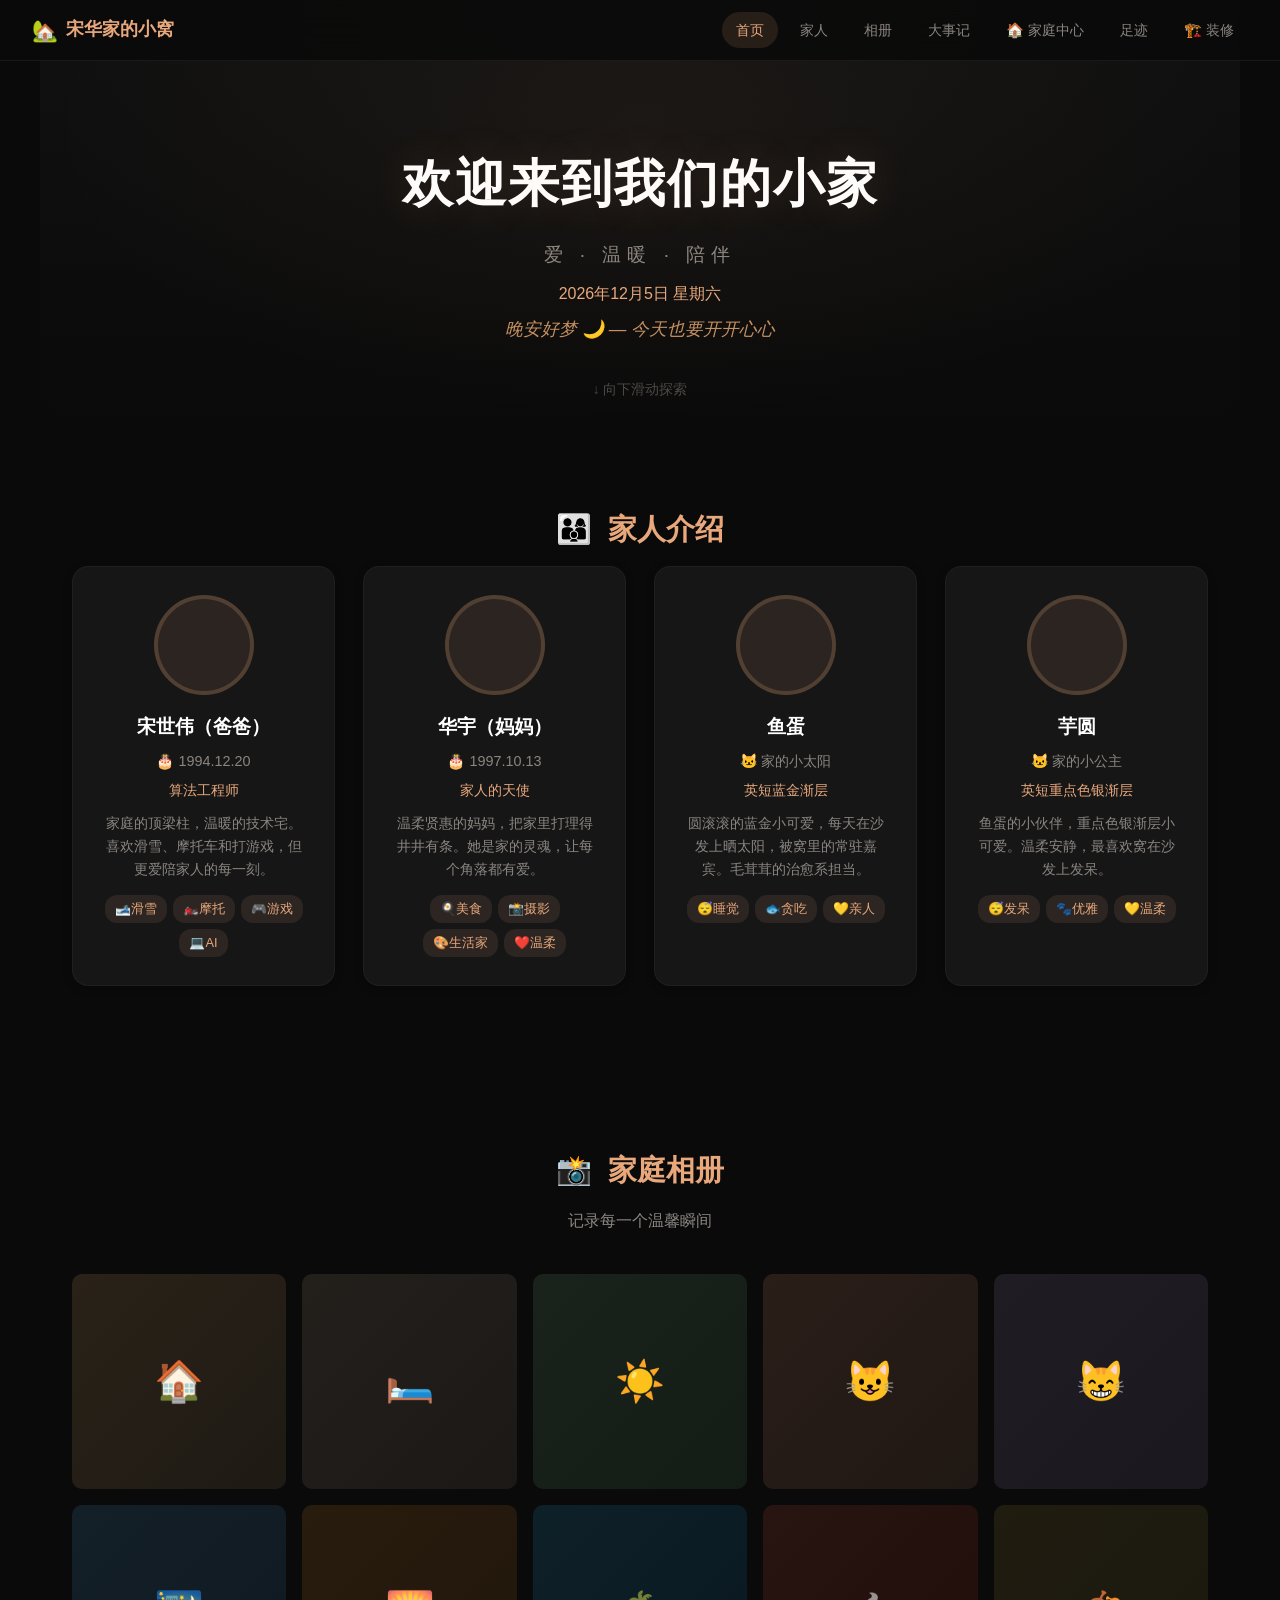
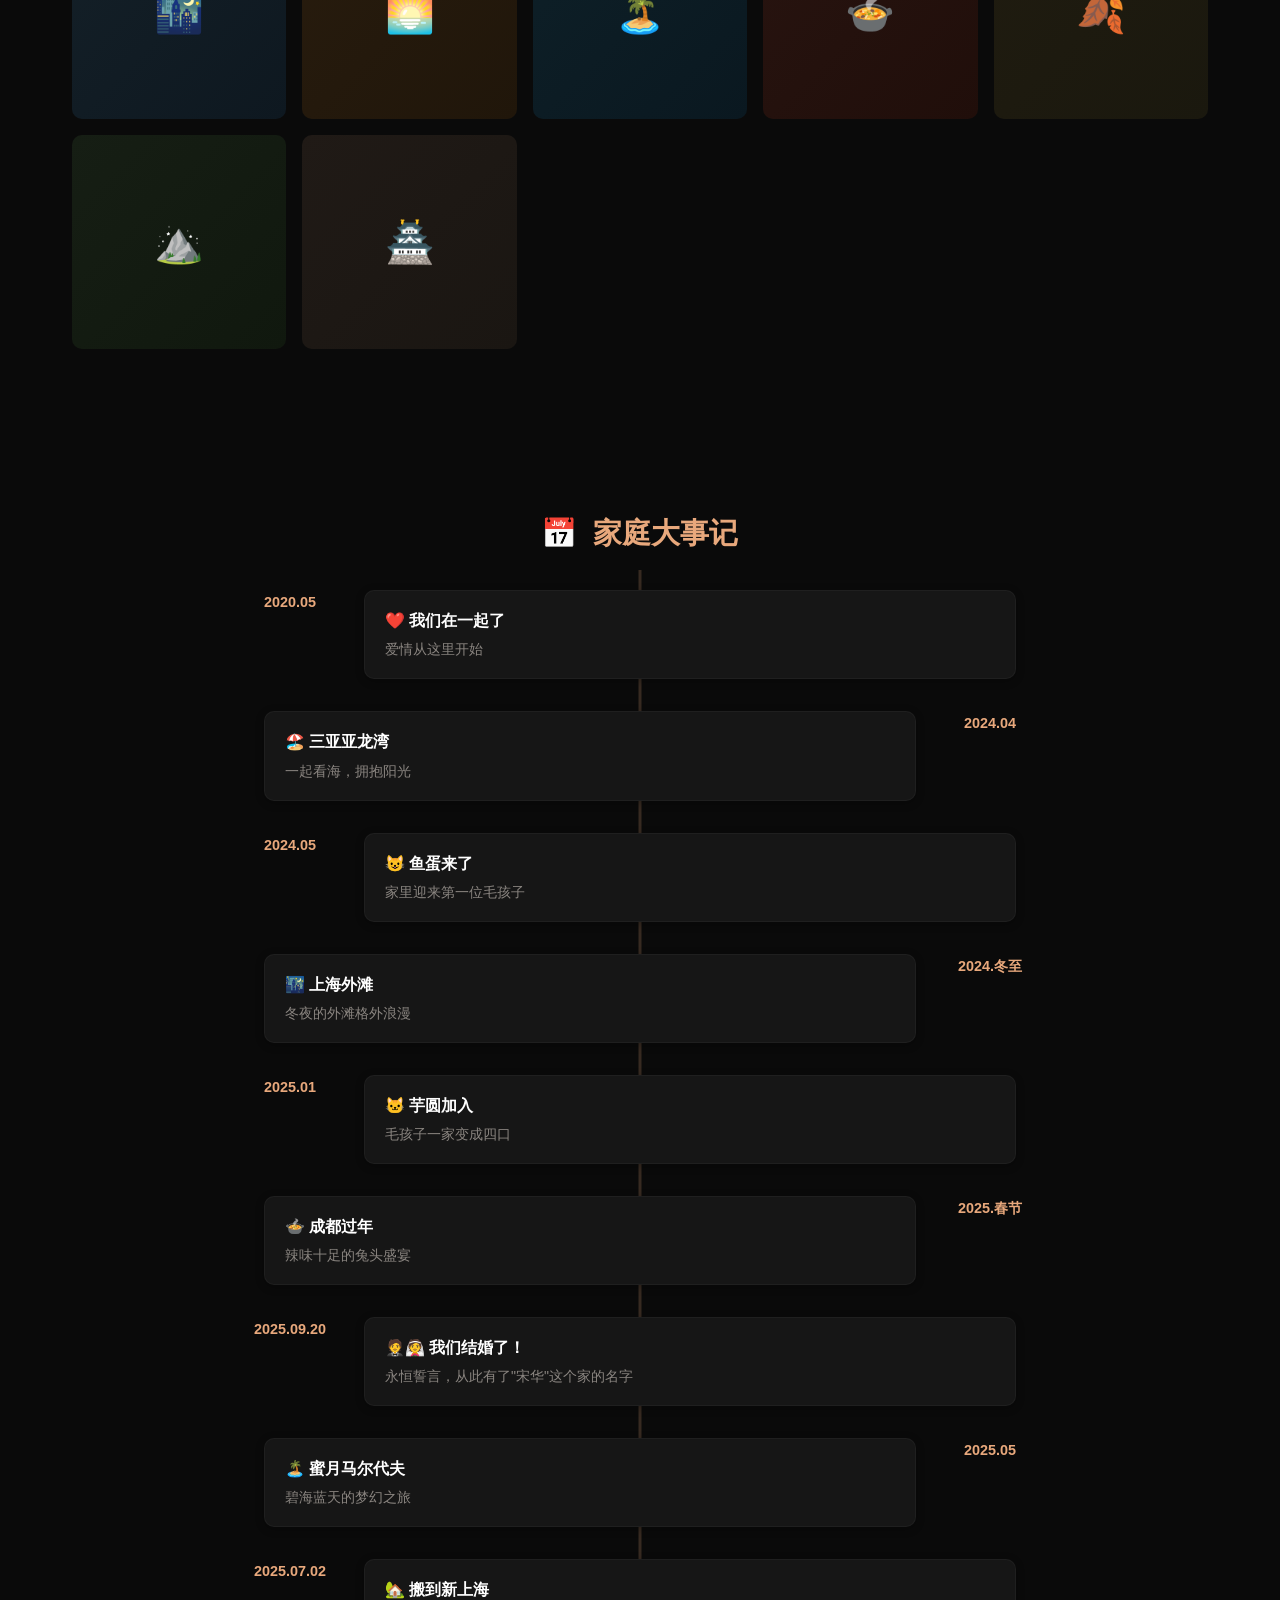
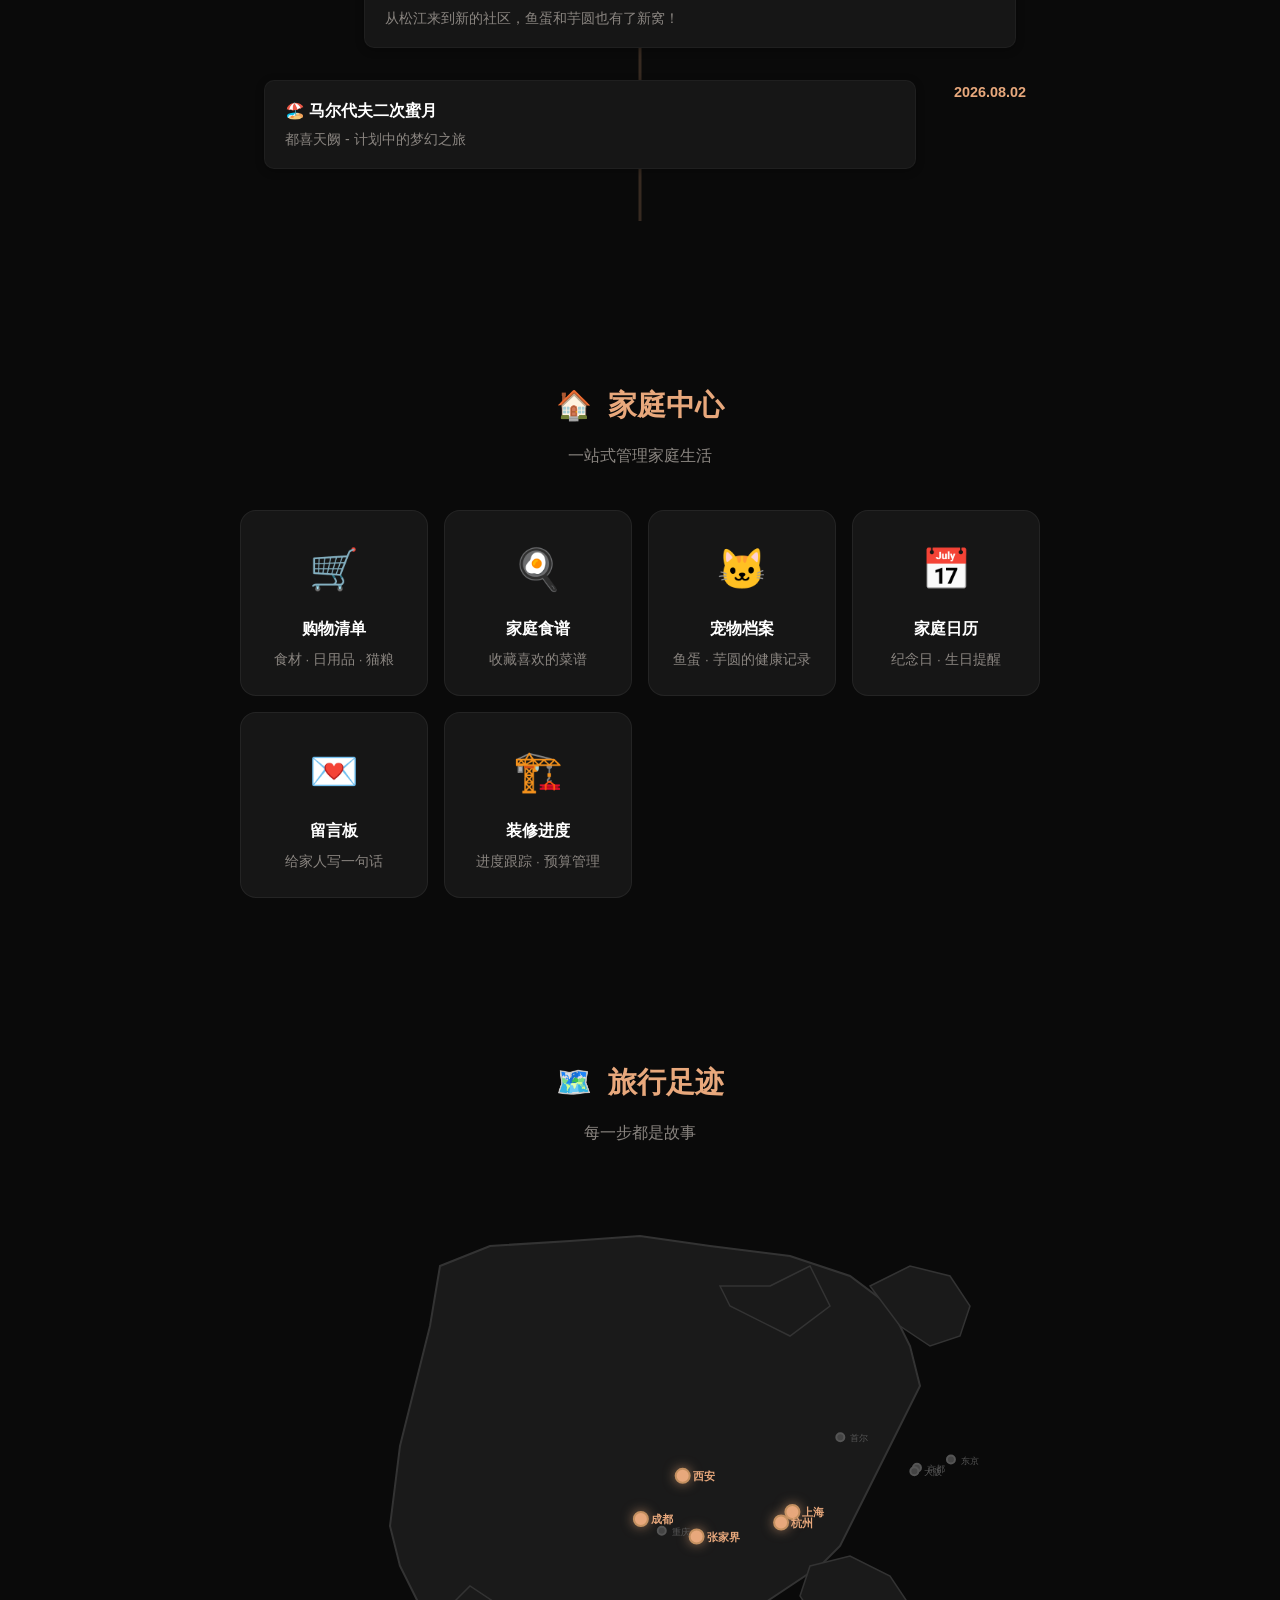
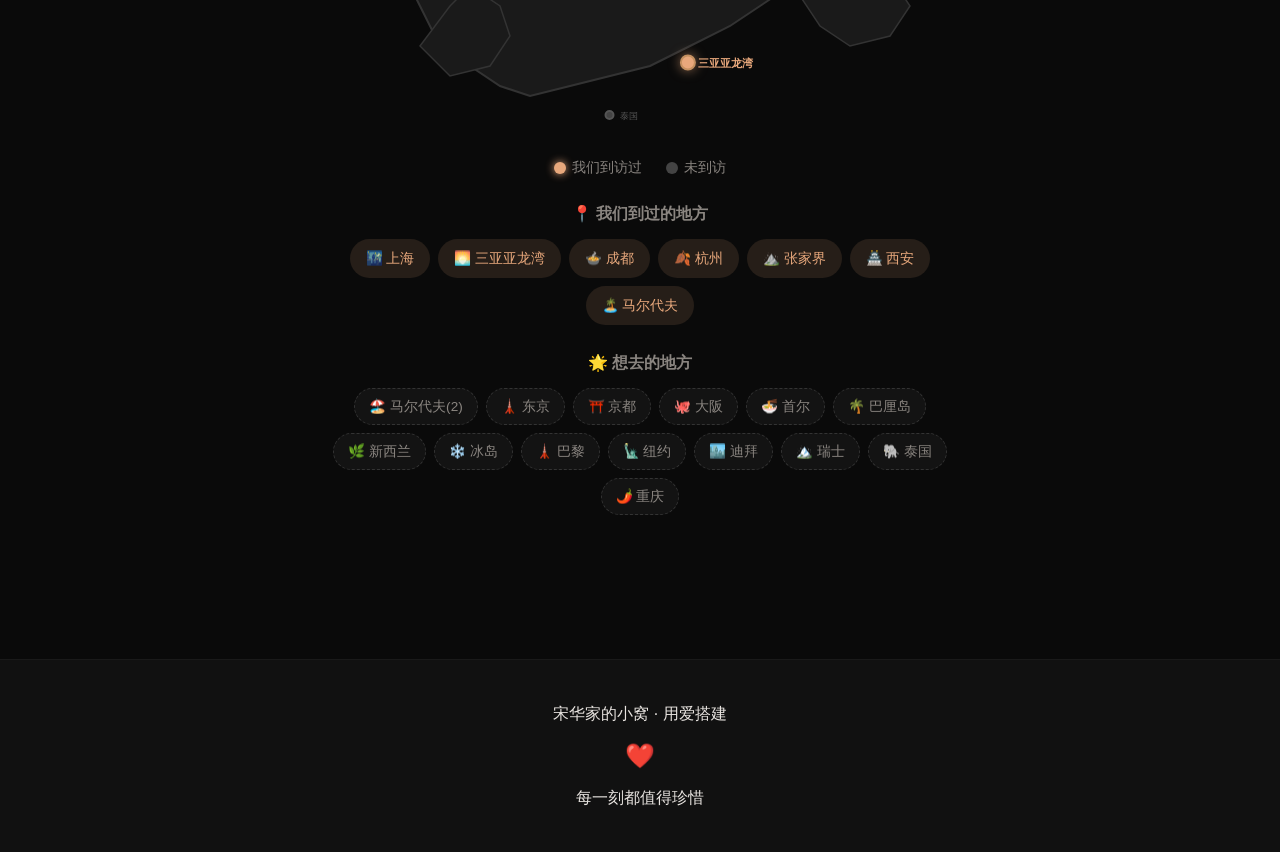
<file: index.html>
<!DOCTYPE html>
<html lang="zh-CN">
<head>
    <meta charset="UTF-8">
    <meta name="viewport" content="width=device-width, initial-scale=1.0">
    <title>宋华家的小窝</title>
    <link rel="stylesheet" href="css/style.css">
</head>
<body>
    <nav class="navbar" id="navbar">
        <div class="nav-brand"><span class="nav-icon">🏡</span><span class="nav-title">宋华家的小窝</span></div>
        <button class="nav-toggle" id="navToggle" aria-label="菜单">☰</button>
        <div class="nav-links" id="navLinks">
            <a href="#home">首页</a>
            <a href="#family">家人</a>
            <a href="#album">相册</a>
            <a href="#timeline">大事记</a>
            <a href="hub.html">🏠 家庭中心</a>
            <a href="#map">足迹</a>
            <a href="renovation.html">🏗️ 装修</a>
        </div>
    </nav>

    <!-- ====== 首页 ====== -->
    <section id="home" class="section hero">
        <div class="hero-bg"></div>
        <div class="hero-content">
            <h1 class="hero-title">欢迎来到我们的小家</h1>
            <p class="hero-subtitle">爱 · 温暖 · 陪伴</p>
            <p class="hero-date" id="todayDate"></p>
            <div class="hero-greeting" id="greeting"></div>
        </div>
        <div class="scroll-hint"><span>↓ 向下滑动探索</span></div>
    </section>

    <!-- ====== 家人介绍 ====== -->
    <section id="family" class="section family-section">
        <h2 class="section-heading"><span class="heading-icon">👨‍👩‍👦</span> 家人介绍</h2>
        <div class="family-grid">
            <div class="member-card">
                <div class="member-photo" id="fatherPhoto"></div>
                <h3>宋世伟（爸爸）</h3>
                <p class="member-bday">🎂 1994.12.20</p>
                <p class="member-role">算法工程师</p>
                <p class="member-desc">家庭的顶梁柱，温暖的技术宅。喜欢滑雪、摩托车和打游戏，但更爱陪家人的每一刻。</p>
                <div class="member-tags"><span>🎿滑雪</span><span>🏍️摩托</span><span>🎮游戏</span><span>💻AI</span></div>
            </div>
            <div class="member-card">
                <div class="member-photo" id="motherPhoto"></div>
                <h3>华宇（妈妈）</h3>
                <p class="member-bday">🎂 1997.10.13</p>
                <p class="member-role">家人的天使</p>
                <p class="member-desc">温柔贤惠的妈妈，把家里打理得井井有条。她是家的灵魂，让每个角落都有爱。</p>
                <div class="member-tags"><span>🍳美食</span><span>📸摄影</span><span>🎨生活家</span><span>❤️温柔</span></div>
            </div>
            <div class="member-card">
                <div class="member-photo" id="fishEggPhoto"></div>
                <h3>鱼蛋</h3>
                <p class="member-bday">🐱 家的小太阳</p>
                <p class="member-role">英短蓝金渐层</p>
                <p class="member-desc">圆滚滚的蓝金小可爱，每天在沙发上晒太阳，被窝里的常驻嘉宾。毛茸茸的治愈系担当。</p>
                <div class="member-tags"><span>😴睡觉</span><span>🐟贪吃</span><span>💛亲人</span></div>
            </div>
            <div class="member-card">
                <div class="member-photo" id="yuyuanPhoto"></div>
                <h3>芋圆</h3>
                <p class="member-bday">🐱 家的小公主</p>
                <p class="member-role">英短重点色银渐层</p>
                <p class="member-desc">鱼蛋的小伙伴，重点色银渐层小可爱。温柔安静，最喜欢窝在沙发上发呆。</p>
                <div class="member-tags"><span>😴发呆</span><span>🐾优雅</span><span>💛温柔</span></div>
            </div>
        </div>
    </section>

    <!-- ====== 相册 ====== -->
    <section id="album" class="section album-section">
        <h2 class="section-heading"><span class="heading-icon">📸</span> 家庭相册</h2>
        <p class="section-desc">记录每一个温馨瞬间</p>
        <div class="album-grid" id="albumGrid">
            <div class="album-item" data-title="新家客厅" data-desc="2025年9月 - 我们的第一个家"><div class="album-placeholder living"><span>🏠</span></div></div>
            <div class="album-item" data-title="新家卧室" data-desc="温馨舒适的卧室"><div class="album-placeholder bedroom"><span>🛏️</span></div></div>
            <div class="album-item" data-title="新家阳台" data-desc="阳光洒满的阳台"><div class="album-placeholder balcony"><span>☀️</span></div></div>
            <div class="album-item" data-title="鱼蛋在沙发" data-desc="小可爱在晒太阳"><div class="album-placeholder cat1"><span>😺</span></div></div>
            <div class="album-item" data-title="芋圆在新家" data-desc="温柔安静的小公主"><div class="album-placeholder cat2"><span>😸</span></div></div>
            <div class="album-item" data-title="上海外滩" data-desc="2024年冬天 - 外滩夜景"><div class="album-placeholder shanghai"><span>🌃</span></div></div>
            <div class="album-item" data-title="三亚海边" data-desc="2024年4月 - 亚龙湾的日落"><div class="album-placeholder sanya"><span>🌅</span></div></div>
            <div class="album-item" data-title="马尔代夫" data-desc="2025年5月 - 蜜月旅行"><div class="album-placeholder maldives"><span>🏝️</span></div></div>
            <div class="album-item" data-title="成都美食" data-desc="2025年春节 - 火锅配兔头"><div class="album-placeholder chengdu"><span>🍲</span></div></div>
            <div class="album-item" data-title="杭州西湖" data-desc="秋日赏桂"><div class="album-placeholder hangzhou"><span>🍂</span></div></div>
            <div class="album-item" data-title="张家界" data-desc="奇峰异石的壮丽"><div class="album-placeholder changsha"><span>⛰️</span></div></div>
            <div class="album-item" data-title="西安城墙" data-desc="感受千年古城"><div class="album-placeholder xian"><span>🏯</span></div></div>
        </div>
        <!-- 相册灯箱 -->
        <div class="lightbox" id="lightbox">
            <span class="lightbox-close" id="lightboxClose">&times;</span>
            <div class="lightbox-content">
                <h3 id="lightboxTitle"></h3>
                <p id="lightboxDesc"></p>
                <div id="lightboxImgArea" class="lightbox-img-area"></div>
            </div>
        </div>
    </section>

    <!-- ====== 大事记时间线 ====== -->
    <section id="timeline" class="section timeline-section">
        <h2 class="section-heading"><span class="heading-icon">📅</span> 家庭大事记</h2>
        <div class="timeline-container">
            <div class="timeline-item"><div class="timeline-year">2020.05</div><div class="timeline-content"><h3>❤️ 我们在一起了</h3><p>爱情从这里开始</p></div></div>
            <div class="timeline-item right"><div class="timeline-year">2024.04</div><div class="timeline-content"><h3>🏖️ 三亚亚龙湾</h3><p>一起看海，拥抱阳光</p></div></div>
            <div class="timeline-item"><div class="timeline-year">2024.05</div><div class="timeline-content"><h3>😺 鱼蛋来了</h3><p>家里迎来第一位毛孩子</p></div></div>
            <div class="timeline-item right"><div class="timeline-year">2024.冬至</div><div class="timeline-content"><h3>🌃 上海外滩</h3><p>冬夜的外滩格外浪漫</p></div></div>
            <div class="timeline-item"><div class="timeline-year">2025.01</div><div class="timeline-content"><h3>🐱 芋圆加入</h3><p>毛孩子一家变成四口</p></div></div>
            <div class="timeline-item right"><div class="timeline-year">2025.春节</div><div class="timeline-content"><h3>🍲 成都过年</h3><p>辣味十足的兔头盛宴</p></div></div>
            <div class="timeline-item"><div class="timeline-year">2025.09.20</div><div class="timeline-content"><h3>🤵👰 我们结婚了！</h3><p>永恒誓言，从此有了"宋华"这个家的名字</p></div></div>
            <div class="timeline-item right"><div class="timeline-year">2025.05</div><div class="timeline-content"><h3>🏝️ 蜜月马尔代夫</h3><p>碧海蓝天的梦幻之旅</p></div></div>
            <div class="timeline-item"><div class="timeline-year">2025.07.02</div><div class="timeline-content"><h3>🏡 搬到新上海</h3><p>从松江来到新的社区，鱼蛋和芋圆也有了新窝！</p></div></div>
            <div class="timeline-item right"><div class="timeline-year">2026.08.02</div><div class="timeline-content"><h3>🏖️ 马尔代夫二次蜜月</h3><p>都喜天阙 - 计划中的梦幻之旅</p></div></div>
        </div>
    </section>

    <!-- ====== 家庭中心入口 ====== -->
    <section id="hub-entry" class="section hub-entry-section">
        <h2 class="section-heading"><span class="heading-icon">🏠</span> 家庭中心</h2>
        <p class="section-desc">一站式管理家庭生活</p>
        <div class="hub-grid">
            <a href="hub.html#shopping" class="hub-card">
                <div class="hub-icon">🛒</div>
                <h3>购物清单</h3>
                <p>食材 · 日用品 · 猫粮</p>
            </a>
            <a href="hub.html#recipes" class="hub-card">
                <div class="hub-icon">🍳</div>
                <h3>家庭食谱</h3>
                <p>收藏喜欢的菜谱</p>
            </a>
            <a href="hub.html#pets" class="hub-card">
                <div class="hub-icon">🐱</div>
                <h3>宠物档案</h3>
                <p>鱼蛋 · 芋圆的健康记录</p>
            </a>
            <a href="hub.html#calendar" class="hub-card">
                <div class="hub-icon">📅</div>
                <h3>家庭日历</h3>
                <p>纪念日 · 生日提醒</p>
            </a>
            <a href="hub.html#messages" class="hub-card">
                <div class="hub-icon">💌</div>
                <h3>留言板</h3>
                <p>给家人写一句话</p>
            </a>
            <a href="renovation.html" class="hub-card">
                <div class="hub-icon">🏗️</div>
                <h3>装修进度</h3>
                <p>进度跟踪 · 预算管理</p>
            </a>
        </div>
    </section>

    <!-- ====== 旅行足迹地图 ====== -->
    <section id="map" class="section map-section">
        <h2 class="section-heading"><span class="heading-icon">🗺️</span> 旅行足迹</h2>
        <p class="section-desc">每一步都是故事</p>
        <div class="map-container">
            <svg id="chinaMapSvg" viewBox="0 0 700 550" xmlns="http://www.w3.org/2000/svg">
                <!-- 中国地图轮廓简化 -->
                <path d="M 150,80 L 200,60 L 280,55 L 350,50 L 420,60 L 500,70 L 560,90 L 600,120 L 620,160 L 630,200 L 610,240 L 590,280 L 570,320 L 550,360 L 530,380 L 500,400 L 470,420 L 440,440 L 400,460 L 360,480 L 320,490 L 280,500 L 240,510 L 210,500 L 180,480 L 150,460 L 130,420 L 110,380 L 100,340 L 105,300 L 110,260 L 120,220 L 130,180 L 140,140 L 145,110 Z" fill="#1a1a1a" stroke="#333" stroke-width="2" class="map-outline"/>
                <path d="M 580,100 L 620,80 L 660,90 L 680,120 L 670,150 L 640,160 L 610,140 Z" fill="#1a1a1a" stroke="#333" stroke-width="1.5" class="map-outline"/>
                <path d="M 520,380 L 560,370 L 600,390 L 620,420 L 600,450 L 560,460 L 530,440 L 510,410 Z" fill="#1a1a1a" stroke="#333" stroke-width="1.5" class="map-outline"/>
                <path d="M 160,420 L 180,400 L 210,420 L 220,450 L 200,480 L 160,490 L 130,460 Z" fill="#1a1a1a" stroke="#333" stroke-width="1.5" class="map-outline"/>
                <path d="M 480,100 L 520,80 L 540,120 L 500,150 L 440,120 L 430,100 Z" fill="#1a1a1a" stroke="#333" stroke-width="1.5" class="map-outline"/>
                <!-- 城市点位将由JS动态生成 -->
                <g id="cityPoints"></g>
                <g id="cityLabels"></g>
            </svg>
            <!-- 地图图例 -->
            <div class="map-legend">
                <div class="legend-item"><span class="legend-dot legend-glow"></span> 我们到访过</div>
                <div class="legend-item"><span class="legend-dot legend-gray"></span> 未到访</div>
            </div>
        </div>
        <!-- 城市信息弹窗 -->
        <div class="city-popup" id="cityPopup">
            <div class="popup-content" id="popupContent">
                <button class="popup-close" id="popupClose">&times;</button>
                <h3 id="popupCityName"></h3>
                <div id="popupBody"></div>
            </div>
        </div>
        
        <!-- 城市列表 -->
        <div class="city-list">
            <h3>📍 我们到过的地方</h3>
            <div class="city-tags" id="cityTags"></div>
            <h3>🌟 想去的地方</h3>
            <div class="city-tags" id="wishTags"></div>
        </div>
    </section>

    <!-- ====== 页脚 ====== -->
    <footer class="family-footer">
        <div class="footer-content">
            <p>宋华家的小窝 · 用爱搭建</p>
            <p class="footer-heart">❤️</p>
            <p>每一刻都值得珍惜</p>
        </div>
    </footer>

    <script src="js/main.js"></script>
</body>
</html>
</file>
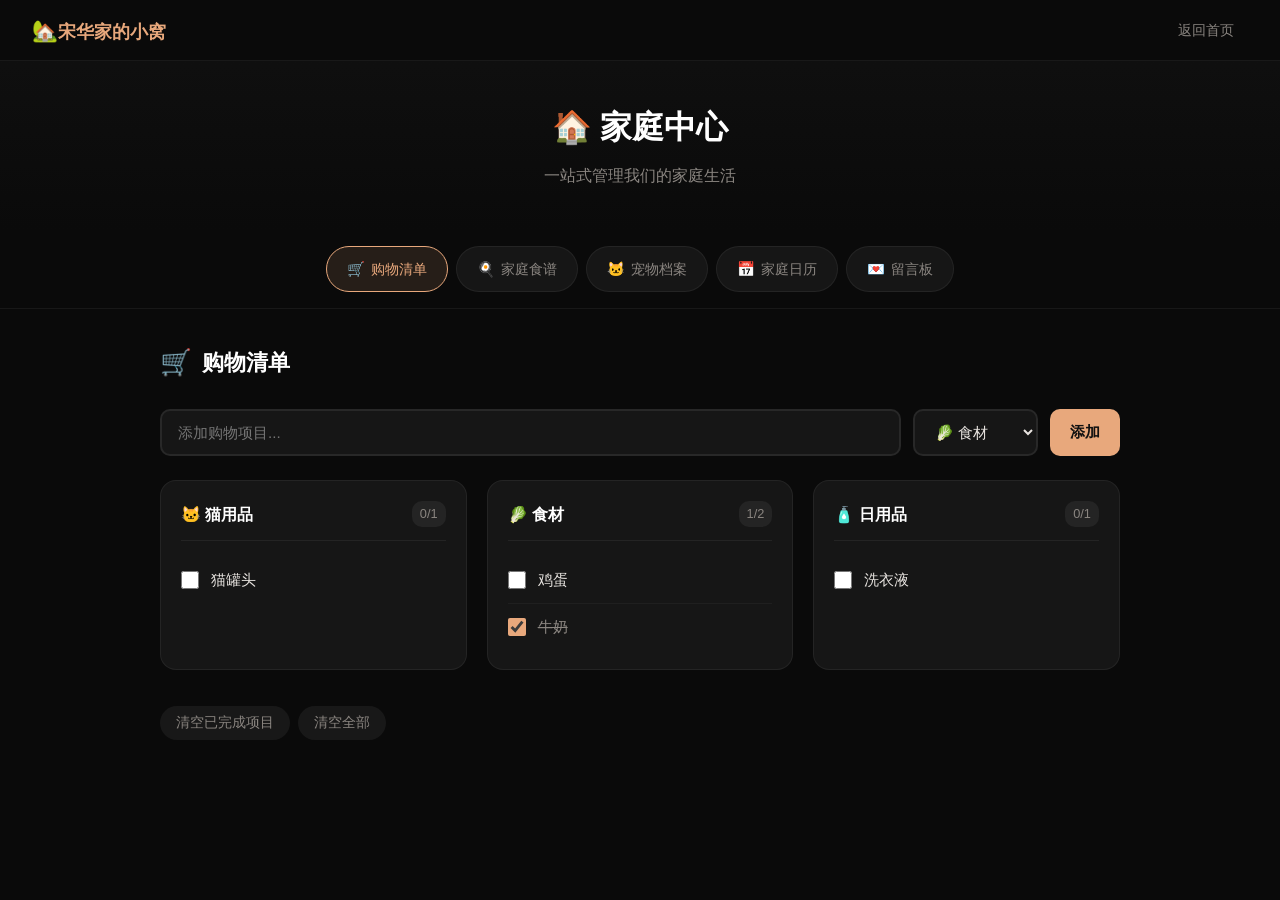
<file: hub.html>
<!DOCTYPE html>
<html lang="zh-CN">
<head>
    <meta charset="UTF-8">
    <meta name="viewport" content="width=device-width, initial-scale=1.0">
    <title>家庭中心 · 宋华家的小窝</title>
    <link rel="stylesheet" href="css/style.css">
    <style>
        /* ====== 家庭中心专用样式 ====== */
        .hub-hero {
            padding-top: 100px;
            text-align: center;
            background: linear-gradient(180deg, #111 0%, var(--color-bg) 100%);
            padding-bottom: 40px;
        }
        .hub-hero h1 {
            font-size: 2rem;
            color: #fff;
            margin-bottom: 8px;
        }
        .hub-hero p {
            color: var(--color-text-light);
        }

        /* 标签导航 */
        .hub-tabs {
            display: flex;
            gap: 8px;
            justify-content: center;
            flex-wrap: wrap;
            padding: 0 20px;
            margin-bottom: 32px;
            position: sticky;
            top: 60px;
            z-index: 100;
            background: var(--color-bg);
            padding: 16px 20px;
            border-bottom: 1px solid rgba(255,255,255,0.06);
        }
        .hub-tab {
            padding: 10px 20px;
            border-radius: 24px;
            background: var(--color-card);
            color: var(--color-text-light);
            text-decoration: none;
            font-size: 0.9rem;
            border: 1px solid rgba(255,255,255,0.06);
            transition: all var(--transition);
            cursor: pointer;
        }
        .hub-tab:hover, .hub-tab.active {
            background: rgba(232,168,124,0.12);
            color: var(--color-primary);
            border-color: var(--color-primary);
            text-decoration: none;
        }
        .hub-tab .tab-icon {
            margin-right: 6px;
        }

        /* 内容区域 */
        .hub-content {
            max-width: 1000px;
            margin: 0 auto;
            padding: 0 20px 60px;
        }
        .hub-section {
            display: none;
            animation: fadeIn 0.3s ease;
        }
        .hub-section.active {
            display: block;
        }
        @keyframes fadeIn {
            from { opacity: 0; transform: translateY(10px); }
            to { opacity: 1; transform: translateY(0); }
        }
        .hub-section-header {
            display: flex;
            align-items: center;
            justify-content: space-between;
            margin-bottom: 24px;
            flex-wrap: wrap;
            gap: 12px;
        }
        .hub-section-header h2 {
            font-size: 1.4rem;
            color: #fff;
            display: flex;
            align-items: center;
            gap: 10px;
        }
        .hub-section-header h2 .icon {
            font-size: 1.6rem;
        }

        /* ====== 购物清单 ====== */
        .shopping-input-area {
            display: flex;
            gap: 12px;
            margin-bottom: 24px;
        }
        .shopping-input-area input {
            flex: 1;
            padding: 12px 16px;
            background: var(--color-card);
            border: 2px solid rgba(255,255,255,0.08);
            border-radius: var(--radius-sm);
            color: var(--color-text);
            font-family: var(--font);
            font-size: 0.95rem;
            outline: none;
            transition: border-color var(--transition);
        }
        .shopping-input-area input:focus {
            border-color: var(--color-primary);
        }
        .shopping-input-area select {
            padding: 12px 16px;
            background: var(--color-card);
            border: 2px solid rgba(255,255,255,0.08);
            border-radius: var(--radius-sm);
            color: var(--color-text);
            font-family: var(--font);
            font-size: 0.95rem;
            outline: none;
            min-width: 120px;
        }
        .shopping-input-area select option {
            background: #222;
        }
        .shopping-categories {
            display: grid;
            grid-template-columns: repeat(auto-fill, minmax(280px, 1fr));
            gap: 20px;
        }
        .shopping-category {
            background: var(--color-card);
            border-radius: var(--radius);
            padding: 20px;
            border: 1px solid rgba(255,255,255,0.06);
        }
        .category-header {
            display: flex;
            align-items: center;
            justify-content: space-between;
            margin-bottom: 16px;
            padding-bottom: 12px;
            border-bottom: 1px solid rgba(255,255,255,0.06);
        }
        .category-header h3 {
            font-size: 1rem;
            color: #fff;
            display: flex;
            align-items: center;
            gap: 8px;
        }
        .category-count {
            font-size: 0.8rem;
            color: var(--color-text-light);
            background: rgba(255,255,255,0.06);
            padding: 2px 8px;
            border-radius: 10px;
        }
        .shopping-item {
            display: flex;
            align-items: center;
            gap: 12px;
            padding: 10px 0;
            border-bottom: 1px solid rgba(255,255,255,0.04);
        }
        .shopping-item:last-child {
            border-bottom: none;
        }
        .shopping-item input[type="checkbox"] {
            width: 18px;
            height: 18px;
            accent-color: var(--color-primary);
            cursor: pointer;
        }
        .shopping-item .item-name {
            flex: 1;
            font-size: 0.95rem;
            color: var(--color-text);
        }
        .shopping-item.done .item-name {
            text-decoration: line-through;
            color: var(--color-text-light);
        }
        .shopping-item .item-delete {
            background: none;
            border: none;
            color: var(--color-text-light);
            cursor: pointer;
            font-size: 1.1rem;
            opacity: 0;
            transition: opacity var(--transition);
        }
        .shopping-item:hover .item-delete {
            opacity: 1;
        }
        .shopping-item .item-delete:hover {
            color: var(--color-pink);
        }
        .shopping-actions {
            display: flex;
            gap: 8px;
            margin-top: 16px;
        }
        .btn-clear {
            padding: 8px 16px;
            background: rgba(255,255,255,0.06);
            border: none;
            border-radius: 20px;
            color: var(--color-text-light);
            font-family: var(--font);
            font-size: 0.85rem;
            cursor: pointer;
            transition: all var(--transition);
        }
        .btn-clear:hover {
            background: rgba(212,106,106,0.15);
            color: var(--color-pink);
        }

        /* ====== 家庭食谱 ====== */
        .recipe-grid {
            display: grid;
            grid-template-columns: repeat(auto-fill, minmax(280px, 1fr));
            gap: 20px;
        }
        .recipe-card {
            background: var(--color-card);
            border-radius: var(--radius);
            padding: 24px;
            border: 1px solid rgba(255,255,255,0.06);
            transition: transform var(--transition), border-color var(--transition);
            cursor: pointer;
        }
        .recipe-card:hover {
            transform: translateY(-4px);
            border-color: rgba(232,168,124,0.15);
        }
        .recipe-icon {
            font-size: 2.5rem;
            margin-bottom: 12px;
        }
        .recipe-card h3 {
            font-size: 1.1rem;
            color: #fff;
            margin-bottom: 8px;
        }
        .recipe-meta {
            display: flex;
            gap: 12px;
            font-size: 0.85rem;
            color: var(--color-text-light);
            margin-bottom: 12px;
        }
        .recipe-meta span {
            display: flex;
            align-items: center;
            gap: 4px;
        }
        .recipe-tags {
            display: flex;
            flex-wrap: wrap;
            gap: 6px;
        }
        .recipe-tag {
            padding: 3px 10px;
            background: rgba(232,168,124,0.1);
            color: var(--color-primary);
            border-radius: 12px;
            font-size: 0.8rem;
        }
        .recipe-add-card {
            background: rgba(232,168,124,0.05);
            border: 2px dashed rgba(232,168,124,0.2);
            display: flex;
            flex-direction: column;
            align-items: center;
            justify-content: center;
            min-height: 200px;
            color: var(--color-primary);
            cursor: pointer;
        }
        .recipe-add-card:hover {
            background: rgba(232,168,124,0.1);
            border-color: var(--color-primary);
        }
        .recipe-add-card .add-icon {
            font-size: 2rem;
            margin-bottom: 8px;
        }

        /* 食谱详情弹窗 */
        .recipe-modal {
            display: none;
            position: fixed;
            inset: 0;
            z-index: 2000;
            background: rgba(0,0,0,0.85);
            backdrop-filter: blur(8px);
            align-items: center;
            justify-content: center;
            padding: 20px;
        }
        .recipe-modal.show {
            display: flex;
        }
        .recipe-modal-content {
            background: var(--color-card);
            border-radius: var(--radius);
            padding: 32px;
            max-width: 600px;
            width: 100%;
            max-height: 80vh;
            overflow-y: auto;
            position: relative;
            border: 1px solid rgba(255,255,255,0.06);
            animation: fadeInUp 0.3s ease;
        }
        .recipe-modal-close {
            position: absolute;
            top: 16px;
            right: 16px;
            background: none;
            border: none;
            color: var(--color-text-light);
            font-size: 1.5rem;
            cursor: pointer;
        }
        .recipe-modal-close:hover {
            color: #fff;
        }
        .recipe-modal h2 {
            font-size: 1.5rem;
            color: #fff;
            margin-bottom: 16px;
        }
        .recipe-detail-section {
            margin-bottom: 24px;
        }
        .recipe-detail-section h3 {
            font-size: 1rem;
            color: var(--color-primary);
            margin-bottom: 12px;
            display: flex;
            align-items: center;
            gap: 8px;
        }
        .recipe-ingredients {
            display: grid;
            grid-template-columns: repeat(auto-fill, minmax(200px, 1fr));
            gap: 8px;
        }
        .recipe-ingredient {
            display: flex;
            align-items: center;
            gap: 8px;
            padding: 8px 12px;
            background: rgba(255,255,255,0.04);
            border-radius: 8px;
            font-size: 0.9rem;
        }
        .recipe-steps {
            list-style: none;
        }
        .recipe-step {
            display: flex;
            gap: 16px;
            padding: 12px 0;
            border-bottom: 1px solid rgba(255,255,255,0.04);
        }
        .recipe-step:last-child {
            border-bottom: none;
        }
        .step-number {
            width: 28px;
            height: 28px;
            background: var(--color-primary);
            color: #111;
            border-radius: 50%;
            display: flex;
            align-items: center;
            justify-content: center;
            font-size: 0.85rem;
            font-weight: 600;
            flex-shrink: 0;
        }
        .step-text {
            flex: 1;
            font-size: 0.95rem;
            line-height: 1.6;
        }

        /* ====== 宠物档案 ====== */
        .pets-grid {
            display: grid;
            grid-template-columns: repeat(auto-fill, minmax(300px, 1fr));
            gap: 24px;
        }
        .pet-card {
            background: var(--color-card);
            border-radius: var(--radius);
            overflow: hidden;
            border: 1px solid rgba(255,255,255,0.06);
        }
        .pet-header {
            background: linear-gradient(135deg, rgba(232,168,124,0.1), rgba(232,168,124,0.05));
            padding: 24px;
            text-align: center;
        }
        .pet-avatar {
            width: 80px;
            height: 80px;
            border-radius: 50%;
            background: rgba(232,168,124,0.15);
            display: flex;
            align-items: center;
            justify-content: center;
            font-size: 2.5rem;
            margin: 0 auto 12px;
            border: 3px solid rgba(232,168,124,0.3);
        }
        .pet-header h3 {
            font-size: 1.2rem;
            color: #fff;
            margin-bottom: 4px;
        }
        .pet-header .pet-breed {
            font-size: 0.9rem;
            color: var(--color-primary);
        }
        .pet-body {
            padding: 20px;
        }
        .pet-info-grid {
            display: grid;
            grid-template-columns: 1fr 1fr;
            gap: 16px;
            margin-bottom: 20px;
        }
        .pet-info-item {
            text-align: center;
            padding: 12px;
            background: rgba(255,255,255,0.04);
            border-radius: var(--radius-sm);
        }
        .pet-info-item .label {
            font-size: 0.8rem;
            color: var(--color-text-light);
            margin-bottom: 4px;
        }
        .pet-info-item .value {
            font-size: 1rem;
            color: #fff;
            font-weight: 600;
        }
        .pet-records {
            margin-top: 16px;
        }
        .pet-records h4 {
            font-size: 0.95rem;
            color: var(--color-primary);
            margin-bottom: 12px;
            display: flex;
            align-items: center;
            gap: 8px;
        }
        .pet-record {
            display: flex;
            align-items: center;
            justify-content: space-between;
            padding: 10px 0;
            border-bottom: 1px solid rgba(255,255,255,0.04);
        }
        .pet-record:last-child {
            border-bottom: none;
        }
        .pet-record .record-type {
            font-size: 0.9rem;
            color: var(--color-text);
        }
        .pet-record .record-date {
            font-size: 0.85rem;
            color: var(--color-text-light);
        }
        .pet-record .record-status {
            font-size: 0.8rem;
            padding: 2px 8px;
            border-radius: 10px;
        }
        .record-status.done {
            background: rgba(106,176,122,0.15);
            color: var(--color-success);
        }
        .record-status.due {
            background: rgba(212,176,90,0.15);
            color: var(--color-warning);
        }

        /* ====== 家庭日历 ====== */
        .calendar-container {
            background: var(--color-card);
            border-radius: var(--radius);
            padding: 24px;
            border: 1px solid rgba(255,255,255,0.06);
        }
        .calendar-header {
            display: flex;
            align-items: center;
            justify-content: space-between;
            margin-bottom: 24px;
        }
        .calendar-header h3 {
            font-size: 1.2rem;
            color: #fff;
        }
        .calendar-nav {
            display: flex;
            gap: 8px;
        }
        .calendar-nav button {
            background: rgba(255,255,255,0.06);
            border: none;
            color: var(--color-text);
            padding: 8px 12px;
            border-radius: 8px;
            cursor: pointer;
            font-size: 1rem;
            transition: background var(--transition);
        }
        .calendar-nav button:hover {
            background: rgba(232,168,124,0.15);
        }
        .calendar-weekdays {
            display: grid;
            grid-template-columns: repeat(7, 1fr);
            gap: 8px;
            margin-bottom: 8px;
        }
        .calendar-weekday {
            text-align: center;
            font-size: 0.85rem;
            color: var(--color-text-light);
            padding: 8px;
        }
        .calendar-days {
            display: grid;
            grid-template-columns: repeat(7, 1fr);
            gap: 8px;
        }
        .calendar-day {
            aspect-ratio: 1;
            display: flex;
            flex-direction: column;
            align-items: center;
            justify-content: center;
            background: rgba(255,255,255,0.02);
            border-radius: var(--radius-sm);
            cursor: pointer;
            transition: all var(--transition);
            position: relative;
            font-size: 0.95rem;
        }
        .calendar-day:hover {
            background: rgba(232,168,124,0.1);
        }
        .calendar-day.today {
            background: rgba(232,168,124,0.15);
            color: var(--color-primary);
            font-weight: 600;
        }
        .calendar-day.has-event::after {
            content: '';
            position: absolute;
            bottom: 6px;
            width: 6px;
            height: 6px;
            background: var(--color-primary);
            border-radius: 50%;
        }
        .calendar-day.other-month {
            color: var(--color-text-light);
            opacity: 0.5;
        }
        .upcoming-events {
            margin-top: 32px;
        }
        .upcoming-events h3 {
            font-size: 1.1rem;
            color: #fff;
            margin-bottom: 16px;
            display: flex;
            align-items: center;
            gap: 8px;
        }
        .event-list {
            display: flex;
            flex-direction: column;
            gap: 12px;
        }
        .event-item {
            display: flex;
            align-items: center;
            gap: 16px;
            padding: 16px;
            background: rgba(255,255,255,0.04);
            border-radius: var(--radius-sm);
            border-left: 3px solid var(--color-primary);
        }
        .event-date-box {
            text-align: center;
            min-width: 50px;
        }
        .event-date-box .month {
            font-size: 0.8rem;
            color: var(--color-primary);
        }
        .event-date-box .day {
            font-size: 1.5rem;
            font-weight: 700;
            color: #fff;
        }
        .event-info h4 {
            font-size: 1rem;
            color: #fff;
            margin-bottom: 4px;
        }
        .event-info p {
            font-size: 0.9rem;
            color: var(--color-text-light);
        }
        .event-type {
            font-size: 0.8rem;
            padding: 2px 8px;
            border-radius: 10px;
            margin-left: auto;
        }
        .event-type.birthday {
            background: rgba(212,176,90,0.15);
            color: var(--color-warning);
        }
        .event-type.anniversary {
            background: rgba(196,128,128,0.15);
            color: var(--color-pink);
        }
        .event-type.other {
            background: rgba(90,160,196,0.15);
            color: var(--color-blue);
        }

        /* ====== 留言板 ====== */
        .message-input-area {
            display: flex;
            gap: 12px;
            margin-bottom: 24px;
        }
        .message-input-area textarea {
            flex: 1;
            padding: 12px 16px;
            background: var(--color-card);
            border: 2px solid rgba(255,255,255,0.08);
            border-radius: var(--radius-sm);
            color: var(--color-text);
            font-family: var(--font);
            font-size: 0.95rem;
            resize: vertical;
            min-height: 80px;
            outline: none;
            transition: border-color var(--transition);
        }
        .message-input-area textarea:focus {
            border-color: var(--color-primary);
        }
        .message-wall {
            display: grid;
            grid-template-columns: repeat(auto-fill, minmax(250px, 1fr));
            gap: 16px;
        }
        .message-card {
            background: var(--color-card);
            border-radius: var(--radius);
            padding: 20px;
            border: 1px solid rgba(255,255,255,0.06);
            transition: transform var(--transition);
        }
        .message-card:hover {
            transform: translateY(-2px);
        }
        .message-card-header {
            display: flex;
            align-items: center;
            gap: 12px;
            margin-bottom: 12px;
        }
        .message-avatar {
            width: 36px;
            height: 36px;
            border-radius: 50%;
            background: rgba(232,168,124,0.1);
            display: flex;
            align-items: center;
            justify-content: center;
            font-size: 1.2rem;
        }
        .message-author {
            font-size: 0.95rem;
            color: #fff;
            font-weight: 500;
        }
        .message-time {
            font-size: 0.8rem;
            color: var(--color-text-light);
        }
        .message-text {
            font-size: 0.95rem;
            color: var(--color-text);
            line-height: 1.6;
        }
        .message-delete {
            background: none;
            border: none;
            color: var(--color-text-light);
            cursor: pointer;
            float: right;
            opacity: 0;
            transition: opacity var(--transition);
        }
        .message-card:hover .message-delete {
            opacity: 1;
        }
        .message-delete:hover {
            color: var(--color-pink);
        }

        /* ====== 添加食谱弹窗表单 ====== */
        .recipe-form {
            display: flex;
            flex-direction: column;
            gap: 16px;
        }
        .form-group {
            display: flex;
            flex-direction: column;
            gap: 8px;
        }
        .form-group label {
            font-size: 0.9rem;
            color: var(--color-text-light);
        }
        .form-group input, .form-group textarea, .form-group select {
            padding: 10px 14px;
            background: rgba(255,255,255,0.04);
            border: 1px solid rgba(255,255,255,0.08);
            border-radius: var(--radius-sm);
            color: var(--color-text);
            font-family: var(--font);
            font-size: 0.95rem;
            outline: none;
        }
        .form-group input:focus, .form-group textarea:focus {
            border-color: var(--color-primary);
        }
        .form-row {
            display: grid;
            grid-template-columns: 1fr 1fr;
            gap: 16px;
        }
        .ingredients-list, .steps-list {
            display: flex;
            flex-direction: column;
            gap: 8px;
        }
        .ingredient-row, .step-row {
            display: flex;
            gap: 8px;
        }
        .ingredient-row input, .step-row textarea {
            flex: 1;
        }
        .btn-remove {
            background: rgba(212,106,106,0.15);
            border: none;
            color: var(--color-pink);
            width: 36px;
            border-radius: 8px;
            cursor: pointer;
            font-size: 1.1rem;
        }
        .btn-add-row {
            background: rgba(232,168,124,0.1);
            border: 1px dashed rgba(232,168,124,0.3);
            color: var(--color-primary);
            padding: 8px;
            border-radius: var(--radius-sm);
            cursor: pointer;
            font-family: var(--font);
            font-size: 0.9rem;
            transition: all var(--transition);
        }
        .btn-add-row:hover {
            background: rgba(232,168,124,0.2);
        }
        .form-actions {
            display: flex;
            gap: 12px;
            justify-content: flex-end;
            margin-top: 8px;
        }
        .btn-cancel {
            padding: 10px 20px;
            background: rgba(255,255,255,0.06);
            border: none;
            border-radius: var(--radius-sm);
            color: var(--color-text);
            font-family: var(--font);
            cursor: pointer;
        }

        /* 响应式 */
        @media (max-width: 768px) {
            .hub-tabs {
                top: 56px;
                padding: 12px 16px;
                gap: 6px;
            }
            .hub-tab {
                padding: 8px 14px;
                font-size: 0.85rem;
            }
            .shopping-categories, .recipe-grid, .pets-grid {
                grid-template-columns: 1fr;
            }
            .pet-info-grid {
                grid-template-columns: 1fr;
            }
            .form-row {
                grid-template-columns: 1fr;
            }
        }
    </style>
</head>
<body>

    <!-- 顶部导航 -->
    <nav class="navbar" id="navbar">
        <div class="nav-brand"><a href="index.html" style="color: inherit; text-decoration: none;"><span class="nav-icon">🏡</span><span class="nav-title">宋华家的小窝</span></a></div>
        <div class="nav-links">
            <a href="index.html">返回首页</a>
        </div>
    </nav>

    <!-- Hero -->
    <section class="hub-hero">
        <h1>🏠 家庭中心</h1>
        <p>一站式管理我们的家庭生活</p>
    </section>

    <!-- 标签导航 -->
    <div class="hub-tabs">
        <a class="hub-tab active" data-tab="shopping"><span class="tab-icon">🛒</span>购物清单</a>
        <a class="hub-tab" data-tab="recipes"><span class="tab-icon">🍳</span>家庭食谱</a>
        <a class="hub-tab" data-tab="pets"><span class="tab-icon">🐱</span>宠物档案</a>
        <a class="hub-tab" data-tab="calendar"><span class="tab-icon">📅</span>家庭日历</a>
        <a class="hub-tab" data-tab="messages"><span class="tab-icon">💌</span>留言板</a>
    </div>

    <!-- 内容区域 -->
    <div class="hub-content">

        <!-- ====== 购物清单 ====== -->
        <div class="hub-section active" id="shopping">
            <div class="hub-section-header">
                <h2><span class="icon">🛒</span> 购物清单</h2>
            </div>
            <div class="shopping-input-area">
                <input type="text" id="shoppingInput" placeholder="添加购物项目...">
                <select id="shoppingCategory">
                    <option value="食材">🥬 食材</option>
                    <option value="日用品">🧴 日用品</option>
                    <option value="猫用品">🐱 猫用品</option>
                    <option value="其他">📦 其他</option>
                </select>
                <button class="btn-primary" id="addShopping">添加</button>
            </div>
            <div class="shopping-categories" id="shoppingCategories"></div>
        </div>

        <!-- ====== 家庭食谱 ====== -->
        <div class="hub-section" id="recipes">
            <div class="hub-section-header">
                <h2><span class="icon">🍳</span> 家庭食谱</h2>
            </div>
            <div class="recipe-grid" id="recipeGrid"></div>
        </div>

        <!-- ====== 宠物档案 ====== -->
        <div class="hub-section" id="pets">
            <div class="hub-section-header">
                <h2><span class="icon">🐱</span> 宠物档案</h2>
            </div>
            <div class="pets-grid" id="petsGrid"></div>
        </div>

        <!-- ====== 家庭日历 ====== -->
        <div class="hub-section" id="calendar">
            <div class="hub-section-header">
                <h2><span class="icon">📅</span> 家庭日历</h2>
            </div>
            <div class="calendar-container">
                <div class="calendar-header">
                    <div class="calendar-nav">
                        <button id="prevMonth">◀</button>
                        <button id="todayBtn">今天</button>
                        <button id="nextMonth">▶</button>
                    </div>
                    <h3 id="calendarTitle"></h3>
                </div>
                <div class="calendar-weekdays">
                    <div class="calendar-weekday">日</div>
                    <div class="calendar-weekday">一</div>
                    <div class="calendar-weekday">二</div>
                    <div class="calendar-weekday">三</div>
                    <div class="calendar-weekday">四</div>
                    <div class="calendar-weekday">五</div>
                    <div class="calendar-weekday">六</div>
                </div>
                <div class="calendar-days" id="calendarDays"></div>
            </div>
            <div class="upcoming-events">
                <h3>📌 即将到来的事件</h3>
                <div class="event-list" id="eventList"></div>
            </div>
        </div>

        <!-- ====== 留言板 ====== -->
        <div class="hub-section" id="messages">
            <div class="hub-section-header">
                <h2><span class="icon">💌</span> 家庭留言板</h2>
            </div>
            <div class="message-input-area">
                <textarea id="messageInput" placeholder="写点想对家人说的话..."></textarea>
                <button class="btn-primary" id="postMessage">发送</button>
            </div>
            <div class="message-wall" id="messageWall"></div>
        </div>
    </div>

    <!-- 食谱详情弹窗 -->
    <div class="recipe-modal" id="recipeModal">
        <div class="recipe-modal-content" id="recipeModalContent"></div>
    </div>

    <!-- 添加食谱弹窗 -->
    <div class="recipe-modal" id="addRecipeModal">
        <div class="recipe-modal-content">
            <button class="recipe-modal-close" id="closeAddRecipe">&times;</button>
            <h2>📝 添加新食谱</h2>
            <form class="recipe-form" id="recipeForm">
                <div class="form-group">
                    <label>菜品名称</label>
                    <input type="text" id="recipeName" required placeholder="例如：红烧肉">
                </div>
                <div class="form-row">
                    <div class="form-group">
                        <label>烹饪时间</label>
                        <input type="text" id="recipeTime" placeholder="例如：30分钟">
                    </div>
                    <div class="form-group">
                        <label>难度</label>
                        <select id="recipeDifficulty">
                            <option value="简单">简单</option>
                            <option value="中等">中等</option>
                            <option value="困难">困难</option>
                        </select>
                    </div>
                </div>
                <div class="form-group">
                    <label>分类标签（逗号分隔）</label>
                    <input type="text" id="recipeTags" placeholder="例如：家常菜, 快手菜, 下饭菜">
                </div>
                <div class="form-group">
                    <label>食材清单</label>
                    <div class="ingredients-list" id="ingredientsList">
                        <div class="ingredient-row">
                            <input type="text" placeholder="食材名称">
                            <input type="text" placeholder="用量" style="max-width: 120px;">
                            <button type="button" class="btn-remove" onclick="this.parentElement.remove()">×</button>
                        </div>
                    </div>
                    <button type="button" class="btn-add-row" onclick="addIngredientRow()">+ 添加食材</button>
                </div>
                <div class="form-group">
                    <label>烹饪步骤</label>
                    <div class="steps-list" id="stepsList">
                        <div class="step-row">
                            <textarea placeholder="步骤说明" rows="2"></textarea>
                            <button type="button" class="btn-remove" onclick="this.parentElement.remove()">×</button>
                        </div>
                    </div>
                    <button type="button" class="btn-add-row" onclick="addStepRow()">+ 添加步骤</button>
                </div>
                <div class="form-group">
                    <label>小贴士（可选）</label>
                    <textarea id="recipeTips" placeholder="烹饪小技巧..." rows="2"></textarea>
                </div>
                <div class="form-actions">
                    <button type="button" class="btn-cancel" onclick="closeAddRecipeModal()">取消</button>
                    <button type="submit" class="btn-primary">保存食谱</button>
                </div>
            </form>
        </div>
    </div>

    <!-- Toast -->
    <div class="toast" id="toast"></div>

    <script src="js/hub.js"></script>
</body>
</html>
</file>
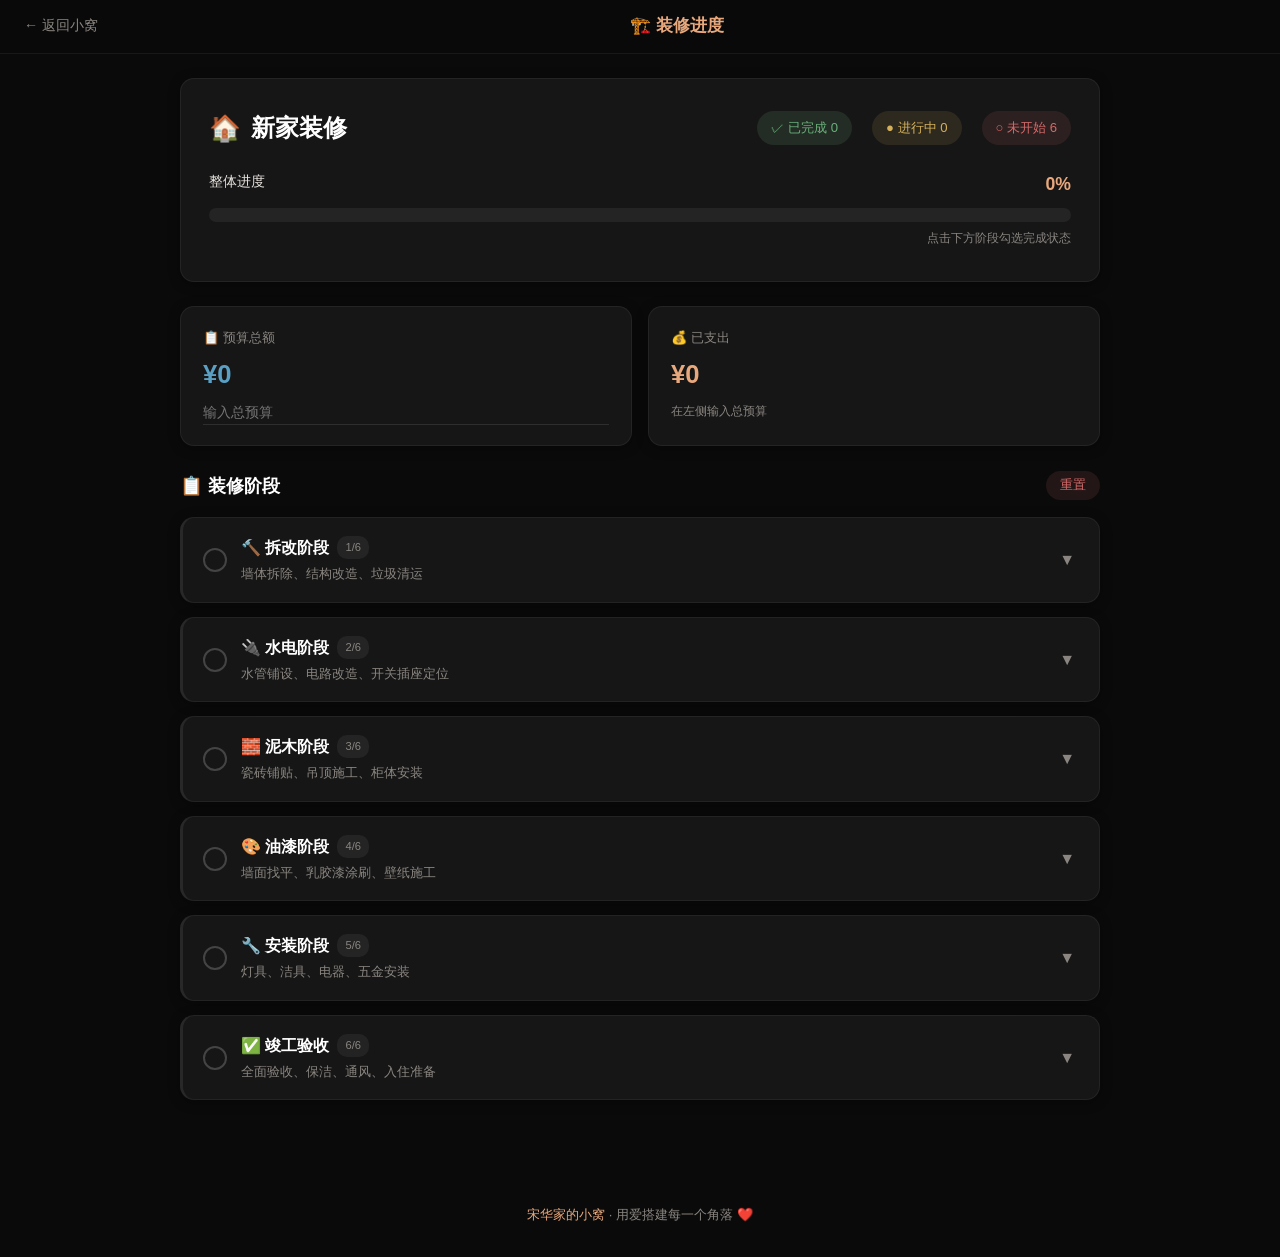
<file: renovation.html>
<!DOCTYPE html>
<html lang="zh-CN">
<head>
    <meta charset="UTF-8">
    <meta name="viewport" content="width=device-width, initial-scale=1.0">
    <title>装修进度 · 宋华家的小窝</title>
    <style>
        /* ====== 变量 — 与主站黑色主题一致 ====== */
        :root {
            --c-bg: #0a0a0a;
            --c-bg-alt: #111;
            --c-card: #161616;
            --c-border: rgba(255,255,255,0.06);
            --c-text: #e8e4e0;
            --c-text-dim: #8a8580;
            --c-primary: #e8a87c;
            --c-primary-dim: rgba(232,168,124,0.12);
            --c-green: #6ab07a;
            --c-green-dim: rgba(106,176,122,0.15);
            --c-red: #d46a6a;
            --c-red-dim: rgba(212,106,106,0.12);
            --c-yellow: #d4b05a;
            --c-yellow-dim: rgba(212,176,90,0.12);
            --c-blue: #5aa0c4;
            --c-blue-dim: rgba(90,160,196,0.12);
            --shadow: 0 2px 12px rgba(0,0,0,0.35);
            --radius: 14px;
            --radius-sm: 8px;
            --font: "PingFang SC","Noto Sans SC","Microsoft YaHei",sans-serif;
            --transition: .3s cubic-bezier(.4,0,.2,1);
        }
        *,*::before,*::after{margin:0;padding:0;box-sizing:border-box}
        html{scroll-behavior:smooth;font-size:16px}
        body{font-family:var(--font);background:var(--c-bg);color:var(--c-text);line-height:1.7;min-height:100vh}
        ::selection{background:rgba(232,168,124,.3);color:#fff}
        ::-webkit-scrollbar{width:6px}
        ::-webkit-scrollbar-track{background:var(--c-bg)}
        ::-webkit-scrollbar-thumb{background:#333;border-radius:3px}

        /* ====== 顶部导航 ====== */
        .top-bar{
            position:sticky;top:0;z-index:100;
            display:flex;align-items:center;justify-content:space-between;
            padding:12px 24px;
            background:rgba(10,10,10,.88);backdrop-filter:blur(16px);
            border-bottom:1px solid var(--c-border);
        }
        .top-bar a{color:var(--c-text-dim);text-decoration:none;font-size:.88rem;transition:color var(--transition)}
        .top-bar a:hover{color:var(--c-primary)}
        .top-bar .title{font-size:1.05rem;font-weight:600;color:var(--c-primary)}
        .top-bar .back{display:flex;align-items:center;gap:6px}

        /* ====== 主容器 ====== */
        .container{max-width:960px;margin:0 auto;padding:24px 20px 60px}

        /* ====== 头部概览卡 ====== */
        .overview{
            background:var(--c-card);border:1px solid var(--c-border);border-radius:var(--radius);
            padding:28px 28px 24px;margin-bottom:24px;box-shadow:var(--shadow);
        }
        .overview-header{display:flex;align-items:center;justify-content:space-between;flex-wrap:wrap;gap:12px;margin-bottom:20px}
        .overview-header h1{font-size:1.5rem;color:#fff;display:flex;align-items:center;gap:10px}
        .overview-header .emoji{font-size:1.6rem}
        .overview-stats{display:flex;gap:20px;flex-wrap:wrap}
        .stat-pill{
            display:flex;align-items:center;gap:6px;
            padding:6px 14px;border-radius:20px;font-size:.82rem;font-weight:500;
        }
        .stat-pill.green{background:var(--c-green-dim);color:var(--c-green)}
        .stat-pill.yellow{background:var(--c-yellow-dim);color:var(--c-yellow)}
        .stat-pill.red{background:var(--c-red-dim);color:var(--c-red)}

        /* 总进度条 */
        .progress-wrap{margin-bottom:8px}
        .progress-label{display:flex;justify-content:space-between;font-size:.85rem;margin-bottom:8px}
        .progress-label .pct{color:var(--c-primary);font-weight:700;font-size:1.1rem}
        .progress-bar{
            width:100%;height:14px;background:rgba(255,255,255,.06);border-radius:7px;overflow:hidden;
        }
        .progress-fill{
            height:100%;border-radius:7px;
            background:linear-gradient(90deg,var(--c-primary),#d4946a);
            transition:width .6s cubic-bezier(.4,0,.2,1);width:0%;
        }
        .progress-hint{font-size:.78rem;color:var(--c-text-dim);margin-top:6px;text-align:right}

        /* ====== 预算统计栏 ====== */
        .budget-bar{
            display:grid;grid-template-columns:1fr 1fr;gap:16px;
            margin-bottom:24px;
        }
        .budget-card{
            background:var(--c-card);border:1px solid var(--c-border);border-radius:var(--radius);
            padding:20px 22px;box-shadow:var(--shadow);
        }
        .budget-card .label{font-size:.82rem;color:var(--c-text-dim);margin-bottom:4px}
        .budget-card .amount{font-size:1.6rem;font-weight:700}
        .budget-card .amount.blue{color:var(--c-blue)}
        .budget-card .amount.primary{color:var(--c-primary)}
        .budget-card .sub{font-size:.78rem;color:var(--c-text-dim);margin-top:4px}

        /* ====== 阶段列表 ====== */
        .phases-header{
            display:flex;align-items:center;justify-content:space-between;margin-bottom:16px;
        }
        .phases-header h2{font-size:1.15rem;color:#fff;display:flex;align-items:center;gap:8px}
        .btn-reset{
            background:var(--c-red-dim);color:var(--c-red);border:none;
            padding:6px 14px;border-radius:20px;font-size:.8rem;cursor:pointer;
            font-family:var(--font);transition:all var(--transition);
        }
        .btn-reset:hover{background:rgba(212,106,106,.25)}

        .phase-card{
            background:var(--c-card);border:1px solid var(--c-border);border-radius:var(--radius);
            margin-bottom:14px;overflow:hidden;box-shadow:var(--shadow);
            transition:border-color var(--transition);
        }
        .phase-card:hover{border-color:rgba(255,255,255,.1)}
        .phase-card.done{border-left:3px solid var(--c-green)}
        .phase-card.active{border-left:3px solid var(--c-primary)}
        .phase-card.pending{border-left:3px solid rgba(255,255,255,.08)}

        .phase-header{
            display:flex;align-items:center;gap:14px;
            padding:16px 20px;cursor:pointer;user-select:none;
        }
        .phase-header:hover{background:rgba(255,255,255,.02)}

        .phase-check{
            width:24px;height:24px;border-radius:50%;border:2px solid #444;
            display:flex;align-items:center;justify-content:center;flex-shrink:0;
            transition:all var(--transition);cursor:pointer;font-size:.8rem;
        }
        .phase-check.checked{
            background:var(--c-green);border-color:var(--c-green);color:#fff;
        }
        .phase-check.unchecked:hover{border-color:var(--c-primary)}

        .phase-info{flex:1;min-width:0}
        .phase-name{font-size:1rem;font-weight:600;color:#fff;display:flex;align-items:center;gap:8px}
        .phase-name .idx{
            font-size:.7rem;background:rgba(255,255,255,.06);color:var(--c-text-dim);
            padding:2px 8px;border-radius:10px;font-weight:500;
        }
        .phase-status-text{font-size:.82rem;color:var(--c-text-dim);margin-top:2px}

        .phase-date{font-size:.78rem;color:var(--c-text-dim);text-align:right;flex-shrink:0}
        .phase-date .due{color:var(--c-yellow)}
        .phase-date .done-date{color:var(--c-green)}

        .phase-expand{
            background:none;border:none;color:var(--c-text-dim);font-size:1rem;
            cursor:pointer;padding:4px;transition:transform var(--transition);
        }
        .phase-expand.open{transform:rotate(180deg)}

        /* 展开详情 */
        .phase-body{
            display:none;padding:0 20px 18px;border-top:1px solid var(--c-border);
        }
        .phase-body.open{display:block}

        .detail-grid{
            display:grid;grid-template-columns:1fr 1fr;gap:12px;margin-top:14px;
        }
        .detail-field label{
            display:block;font-size:.78rem;color:var(--c-text-dim);margin-bottom:4px;
        }
        .detail-field input,.detail-field textarea,.detail-field select{
            width:100%;padding:8px 12px;background:rgba(255,255,255,.04);
            border:1px solid rgba(255,255,255,.08);border-radius:var(--radius-sm);
            color:var(--c-text);font-family:var(--font);font-size:.88rem;
            outline:none;transition:border-color var(--transition);
        }
        .detail-field input:focus,.detail-field textarea:focus,.detail-field select:focus{
            border-color:var(--c-primary);
        }
        .detail-field textarea{resize:vertical;min-height:60px}
        .detail-field select option{background:#222;color:var(--c-text)}
        .detail-field.full{grid-column:1/-1}

        /* 状态标签 */
        .status-select{display:flex;gap:8px;flex-wrap:wrap;margin-top:10px}
        .status-btn{
            padding:5px 14px;border-radius:16px;border:1px solid rgba(255,255,255,.1);
            background:transparent;color:var(--c-text-dim);font-size:.8rem;
            cursor:pointer;font-family:var(--font);transition:all var(--transition);
        }
        .status-btn:hover{border-color:var(--c-primary);color:var(--c-primary)}
        .status-btn.active-status{background:var(--c-primary-dim);color:var(--c-primary);border-color:var(--c-primary)}

        /* 照片上传占位 */
        .photo-upload-area{
            margin-top:14px;padding:20px;
            border:2px dashed rgba(255,255,255,.08);border-radius:var(--radius-sm);
            text-align:center;color:var(--c-text-dim);font-size:.85rem;
            transition:border-color var(--transition);cursor:pointer;
        }
        .photo-upload-area:hover{border-color:var(--c-primary);color:var(--c-primary)}
        .photo-upload-area .icon{font-size:1.6rem;display:block;margin-bottom:6px}

        /* ====== 底部 ====== */
        .footer{
            text-align:center;padding:30px 20px;color:var(--c-text-dim);font-size:.82rem;
        }
        .footer a{color:var(--c-primary);text-decoration:none}

        /* ====== Toast ====== */
        .toast{
            position:fixed;bottom:24px;left:50%;transform:translateX(-50%) translateY(80px);
            background:var(--c-primary);color:#111;padding:10px 24px;border-radius:20px;
            font-size:.88rem;font-weight:600;z-index:999;opacity:0;transition:all .4s ease;
        }
        .toast.show{transform:translateX(-50%) translateY(0);opacity:1}

        /* ====== 响应式 ====== */
        @media(max-width:640px){
            .container{padding:16px 12px 40px}
            .overview{padding:20px 16px}
            .overview-header h1{font-size:1.2rem}
            .budget-bar{grid-template-columns:1fr}
            .detail-grid{grid-template-columns:1fr}
            .phase-header{padding:14px 14px;gap:10px}
            .phase-body{padding:0 14px 14px}
            .overview-stats{gap:8px}
            .stat-pill{padding:4px 10px;font-size:.75rem}
        }
    </style>
</head>
<body>

<!-- 顶部栏 -->
<div class="top-bar">
    <a href="index.html" class="back">← 返回小窝</a>
    <span class="title">🏗️ 装修进度</span>
    <span></span>
</div>

<div class="container">

    <!-- ====== 概览卡 ====== -->
    <div class="overview">
        <div class="overview-header">
            <h1><span class="emoji">🏠</span> 新家装修</h1>
            <div class="overview-stats">
                <span class="stat-pill green" id="statDone">✓ 已完成 0</span>
                <span class="stat-pill yellow" id="statActive">● 进行中 0</span>
                <span class="stat-pill red" id="statPending">○ 未开始 6</span>
            </div>
        </div>
        <div class="progress-wrap">
            <div class="progress-label">
                <span>整体进度</span>
                <span class="pct" id="totalPct">0%</span>
            </div>
            <div class="progress-bar">
                <div class="progress-fill" id="totalFill"></div>
            </div>
            <div class="progress-hint" id="progressHint">点击下方阶段勾选完成状态</div>
        </div>
    </div>

    <!-- ====== 预算统计 ====== -->
    <div class="budget-bar">
        <div class="budget-card">
            <div class="label">📋 预算总额</div>
            <div class="amount blue" id="budgetTotal">¥0</div>
            <div class="sub">
                <input type="number" id="budgetInput" placeholder="输入总预算"
                    style="width:100%;background:transparent;border:none;border-bottom:1px solid rgba(255,255,255,.1);
                    color:var(--c-blue);font-size:.85rem;padding:4px 0;outline:none;font-family:var(--font)">
            </div>
        </div>
        <div class="budget-card">
            <div class="label">💰 已支出</div>
            <div class="amount primary" id="spentTotal">¥0</div>
            <div class="sub" id="budgetRemain">剩余 -- </div>
        </div>
    </div>

    <!-- ====== 阶段列表 ====== -->
    <div class="phases-header">
        <h2>📋 装修阶段</h2>
        <button class="btn-reset" id="btnReset" title="重置所有进度">重置</button>
    </div>

    <div id="phasesList"></div>

</div>

<!-- 底部 -->
<div class="footer">
    <a href="index.html">宋华家的小窝</a> · 用爱搭建每一个角落 ❤️
</div>

<!-- Toast -->
<div class="toast" id="toast"></div>

<script>
/* ============================================================
 *  装修进度管理 — 数据模型 & 交互逻辑
 *  所有数据持久化到 localStorage
 * ============================================================ */

// ====== 默认阶段数据 ======
const DEFAULT_PHASES = [
    {
        id: 'demolition', name: '拆改阶段', icon: '🔨',
        desc: '墙体拆除、结构改造、垃圾清运',
        tasks: ['墙体拆除','结构加固','门窗拆改','垃圾清运'],
    },
    {
        id: 'plumbing', name: '水电阶段', icon: '🔌',
        desc: '水管铺设、电路改造、开关插座定位',
        tasks: ['水路改造','电路改造','强弱电分离','开关插座定位'],
    },
    {
        id: 'masonry', name: '泥木阶段', icon: '🧱',
        desc: '瓷砖铺贴、吊顶施工、柜体安装',
        tasks: ['防水工程','瓷砖铺贴','吊顶施工','柜体安装'],
    },
    {
        id: 'paint', name: '油漆阶段', icon: '🎨',
        desc: '墙面找平、乳胶漆涂刷、壁纸施工',
        tasks: ['墙面找平','腻子打磨','乳胶漆涂刷','壁纸铺贴'],
    },
    {
        id: 'install', name: '安装阶段', icon: '🔧',
        desc: '灯具、洁具、电器、五金安装',
        tasks: ['灯具安装','洁具安装','电器安装','五金件安装'],
    },
    {
        id: 'complete', name: '竣工验收', icon: '✅',
        desc: '全面验收、保洁、通风、入住准备',
        tasks: ['全面验收','深度保洁','通风除醛','入住准备'],
    },
];

// ====== 状态管理 ======
const STORAGE_KEY = 'reno_progress_v1';

function loadState() {
    try {
        const raw = localStorage.getItem(STORAGE_KEY);
        if (raw) return JSON.parse(raw);
    } catch(e) {}
    return getDefaultState();
}

function getDefaultState() {
    return {
        phases: DEFAULT_PHASES.map((p, i) => ({
            ...p,
            order: i,
            done: false,
            status: '未开始',       // 未开始 / 进行中 / 已完成 / 暂停
            note: '',
            dueDate: '',
            doneDate: '',
            budget: 0,
            spent: 0,
        })),
        totalBudget: 0,
    };
}

function saveState(state) {
    try { localStorage.setItem(STORAGE_KEY, JSON.stringify(state)); } catch(e) {}
}

let state = loadState();

// ====== 工具函数 ======
function $(sel) { return document.querySelector(sel); }
function $$(sel) { return document.querySelectorAll(sel); }

function toast(msg) {
    const t = $('#toast');
    t.textContent = msg;
    t.classList.add('show');
    setTimeout(() => t.classList.remove('show'), 2200);
}

function fmtMoney(n) {
    if (!n && n !== 0) return '--';
    return '¥' + Number(n).toLocaleString('zh-CN');
}

// ====== 渲染概览 ======
function renderOverview() {
    const total = state.phases.length;
    const done = state.phases.filter(p => p.done).length;
    const active = state.phases.filter(p => !p.done && p.status === '进行中').length;
    const pending = total - done - active;
    const pct = total > 0 ? Math.round(done / total * 100) : 0;

    $('#statDone').textContent = `✓ 已完成 ${done}`;
    $('#statActive').textContent = `● 进行中 ${active}`;
    $('#statPending').textContent = `○ 未开始 ${pending}`;
    $('#totalPct').textContent = pct + '%';
    $('#totalFill').style.width = pct + '%';

    if (done === total) {
        $('#progressHint').textContent = '🎉 恭喜！装修全部完成！';
    } else if (done > 0) {
        const next = state.phases.find(p => !p.done);
        $('#progressHint').textContent = next ? `下一阶段：${next.icon} ${next.name}` : '';
    } else {
        $('#progressHint').textContent = '点击下方阶段勾选完成状态';
    }
}

// ====== 渲染预算 ======
function renderBudget() {
    $('#budgetTotal').textContent = fmtMoney(state.totalBudget);
    const totalSpent = state.phases.reduce((s, p) => s + (Number(p.spent) || 0), 0);
    $('#spentTotal').textContent = fmtMoney(totalSpent);
    if (state.totalBudget > 0) {
        const remain = state.totalBudget - totalSpent;
        const pct = Math.round(totalSpent / state.totalBudget * 100);
        $('#budgetRemain').textContent = `剩余 ${fmtMoney(remain)}（已用 ${pct}%）`;
        $('#budgetRemain').style.color = remain < 0 ? 'var(--c-red)' : 'var(--c-text-dim)';
    } else {
        $('#budgetRemain').textContent = '在左侧输入总预算';
    }
}

// ====== 渲染阶段列表 ======
function renderPhases() {
    const list = $('#phasesList');
    list.innerHTML = '';

    state.phases.forEach((phase, idx) => {
        const card = document.createElement('div');
        const statusClass = phase.done ? 'done' : (phase.status === '进行中' ? 'active' : 'pending');
        card.className = `phase-card ${statusClass}`;

        // 日期显示
        let dateHtml = '';
        if (phase.done && phase.doneDate) {
            dateHtml = `<div class="done-date">完成于 ${phase.doneDate}</div>`;
        } else if (phase.dueDate) {
            const isOverdue = new Date(phase.dueDate) < new Date() && !phase.done;
            dateHtml = `<div class="due" style="${isOverdue ? 'color:var(--c-red)' : ''}">${isOverdue ? '⚠️ 已逾期' : '预计'} ${phase.dueDate}</div>`;
        }

        card.innerHTML = `
            <div class="phase-header" data-idx="${idx}">
                <div class="phase-check ${phase.done ? 'checked' : 'unchecked'}" data-idx="${idx}">
                    ${phase.done ? '✓' : ''}
                </div>
                <div class="phase-info">
                    <div class="phase-name">
                        ${phase.icon} ${phase.name}
                        <span class="idx">${idx + 1}/${state.phases.length}</span>
                    </div>
                    <div class="phase-status-text">${phase.desc}</div>
                </div>
                <div class="phase-date">${dateHtml}</div>
                <button class="phase-expand" data-idx="${idx}">▼</button>
            </div>
            <div class="phase-body" id="body-${idx}">
                <!-- 状态选择 -->
                <div class="status-select" data-idx="${idx}">
                    ${['未开始','进行中','已完成','暂停'].map(s =>
                        `<button class="status-btn ${phase.status === s ? 'active-status' : ''}" data-status="${s}" data-idx="${idx}">${s}</button>`
                    ).join('')}
                </div>

                <!-- 详情表单 -->
                <div class="detail-grid">
                    <div class="detail-field">
                        <label>预计完成日期</label>
                        <input type="date" data-field="dueDate" data-idx="${idx}" value="${phase.dueDate || ''}">
                    </div>
                    <div class="detail-field">
                        <label>实际完成日期</label>
                        <input type="date" data-field="doneDate" data-idx="${idx}" value="${phase.doneDate || ''}">
                    </div>
                    <div class="detail-field">
                        <label>阶段预算（元）</label>
                        <input type="number" data-field="budget" data-idx="${idx}" value="${phase.budget || ''}" placeholder="0">
                    </div>
                    <div class="detail-field">
                        <label>实际支出（元）</label>
                        <input type="number" data-field="spent" data-idx="${idx}" value="${phase.spent || ''}" placeholder="0">
                    </div>
                    <div class="detail-field full">
                        <label>备注</label>
                        <textarea data-field="note" data-idx="${idx}" placeholder="记录施工细节、注意事项...">${phase.note || ''}</textarea>
                    </div>
                </div>

                <!-- 子任务清单 -->
                <div style="margin-top:14px">
                    <label style="font-size:.78rem;color:var(--c-text-dim);display:block;margin-bottom:6px">子任务</label>
                    <div class="subtasks" data-idx="${idx}">
                        ${(phase.tasks || []).map((task, ti) => {
                            const checked = (phase.taskDone || [])[ti] || false;
                            return `<div style="display:flex;align-items:center;gap:8px;margin-bottom:4px">
                                <input type="checkbox" data-task-idx="${ti}" data-phase-idx="${idx}" ${checked ? 'checked' : ''}
                                    style="accent-color:var(--c-primary);width:16px;height:16px;cursor:pointer">
                                <span style="font-size:.88rem;${checked ? 'text-decoration:line-through;color:var(--c-text-dim)' : ''}">${task}</span>
                            </div>`;
                        }).join('')}
                    </div>
                </div>

                <!-- 照片上传占位 -->
                <div class="photo-upload-area" onclick="toast('📷 照片上传功能开发中...')">
                    <span class="icon">📷</span>
                    点击上传现场照片（即将上线）
                </div>
            </div>
        `;

        list.appendChild(card);
    });
}

// ====== 事件绑定 ======
function bindEvents() {
    const list = $('#phasesList');

    // 事件委托
    list.addEventListener('click', (e) => {
        const target = e.target;

        // 勾选完成
        if (target.classList.contains('phase-check')) {
            const idx = Number(target.dataset.idx);
            state.phases[idx].done = !state.phases[idx].done;
            if (state.phases[idx].done) {
                state.phases[idx].status = '已完成';
                if (!state.phases[idx].doneDate) {
                    state.phases[idx].doneDate = new Date().toISOString().slice(0, 10);
                }
            } else {
                state.phases[idx].status = '进行中';
                state.phases[idx].doneDate = '';
            }
            saveState(state);
            renderAll();
            toast(state.phases[idx].done ? '✅ 已完成！' : '↩️ 已撤销');
            return;
        }

        // 展开/折叠
        if (target.classList.contains('phase-expand') || target.closest('.phase-header') === target.closest('.phase-card')?.querySelector('.phase-header') && !target.classList.contains('phase-check')) {
            const btn = target.closest('.phase-card').querySelector('.phase-expand');
            const idx = Number(btn.dataset.idx);
            const body = document.getElementById(`body-${idx}`);
            const isOpen = body.classList.contains('open');
            body.classList.toggle('open');
            btn.classList.toggle('open');
            return;
        }

        // 状态按钮
        if (target.classList.contains('status-btn')) {
            const idx = Number(target.dataset.idx);
            const status = target.dataset.status;
            state.phases[idx].status = status;
            if (status === '已完成') {
                state.phases[idx].done = true;
                if (!state.phases[idx].doneDate) {
                    state.phases[idx].doneDate = new Date().toISOString().slice(0, 10);
                }
            } else {
                state.phases[idx].done = false;
                if (status !== '已完成') state.phases[idx].doneDate = '';
            }
            saveState(state);
            renderAll();
            return;
        }
    });

    // 输入框变更
    list.addEventListener('change', (e) => {
        const target = e.target;
        const idx = Number(target.dataset.idx);

        // 详情字段
        if (target.dataset.field) {
            const field = target.dataset.field;
            if (field === 'budget' || field === 'spent') {
                state.phases[idx][field] = Number(target.value) || 0;
            } else {
                state.phases[idx][field] = target.value;
            }
            saveState(state);
            renderOverview();
            renderBudget();
            return;
        }

        // 子任务勾选
        if (target.dataset.taskIdx !== undefined) {
            const ti = Number(target.dataset.taskIdx);
            const pi = Number(target.dataset.phaseIdx);
            if (!state.phases[pi].taskDone) state.phases[pi].taskDone = [];
            state.phases[pi].taskDone[ti] = target.checked;
            saveState(state);
            renderPhases();
            return;
        }
    });

    // 输入框实时保存（textarea）
    list.addEventListener('input', (e) => {
        const target = e.target;
        if (target.tagName === 'TEXTAREA' && target.dataset.field) {
            const idx = Number(target.dataset.idx);
            state.phases[idx][target.dataset.field] = target.value;
            saveState(state);
        }
    });

    // 总预算输入
    $('#budgetInput').addEventListener('change', (e) => {
        state.totalBudget = Number(e.target.value) || 0;
        saveState(state);
        renderBudget();
    });

    // 重置按钮
    $('#btnReset').addEventListener('click', () => {
        if (confirm('确定要重置所有装修进度吗？此操作不可恢复。')) {
            localStorage.removeItem(STORAGE_KEY);
            state = getDefaultState();
            saveState(state);
            renderAll();
            toast('🔄 已重置');
        }
    });
}

// ====== 全局渲染 ======
function renderAll() {
    renderOverview();
    renderBudget();
    renderPhases();
}

// ====== 初始化 ======
document.addEventListener('DOMContentLoaded', () => {
    // 恢复总预算输入框
    if (state.totalBudget > 0) {
        $('#budgetInput').value = state.totalBudget;
    }
    renderAll();
    bindEvents();
});
</script>
</body>
</html>
</file>
<file: css/style.css>
/* ====== 全局变量 — 黑色主题 ====== */
:root {
    --color-primary: #e8a87c;
    --color-primary-light: #1e1e1e;
    --color-bg: #0a0a0a;
    --color-bg-alt: #111111;
    --color-card: #161616;
    --color-text: #e8e4e0;
    --color-text-light: #8a8580;
    --color-accent: #c49060;
    --color-success: #6ab07a;
    --color-warning: #d4a05a;
    --color-blue: #5aa0c4;
    --color-pink: #c48080;
    --shadow-sm: 0 2px 8px rgba(0,0,0,0.3);
    --shadow-md: 0 4px 16px rgba(0,0,0,0.4);
    --shadow-lg: 0 8px 32px rgba(0,0,0,0.5);
    --radius: 16px;
    --radius-sm: 10px;
    --font: "PingFang SC", "Noto Sans SC", "Microsoft YaHei", sans-serif;
    --transition: 0.35s cubic-bezier(0.4, 0, 0.2, 1);
}

* { margin:0; padding:0; box-sizing:border-box; }
html { scroll-behavior: smooth; font-size: 16px; }
body { font-family: var(--font); background: var(--color-bg); color: var(--color-text); line-height: 1.7; overflow-x: hidden; }
img { max-width: 100%; }
a { color: var(--color-primary); text-decoration: none; }
a:hover { text-decoration: underline; }

/* 选中文字高亮 */
::selection {
    background: rgba(232,168,124,0.3);
    color: #fff;
}

/* 滚动条 */
::-webkit-scrollbar { width: 8px; }
::-webkit-scrollbar-track { background: var(--color-bg); }
::-webkit-scrollbar-thumb { background: #333; border-radius: 4px; }
::-webkit-scrollbar-thumb:hover { background: #555; }

/* ====== 导航栏 ====== */
.navbar {
    position: fixed; top: 0; left: 0; right: 0; z-index: 1000;
    display: flex; align-items: center; justify-content: space-between;
    padding: 12px 32px;
    background: rgba(10,10,10,0.85);
    backdrop-filter: blur(20px);
    border-bottom: 1px solid rgba(255,255,255,0.06);
    transition: background var(--transition), box-shadow var(--transition);
}
.navbar.scrolled {
    background: rgba(22,22,22,0.96);
    box-shadow: 0 2px 20px rgba(0,0,0,0.5);
}
.nav-brand { display: flex; align-items: center; gap: 8px; font-size: 1.1rem; font-weight: 600; color: var(--color-primary); }
.nav-icon { font-size: 1.3rem; }
.nav-links { display: flex; gap: 8px; flex-wrap: wrap; justify-content: center; }
.nav-links a {
    padding: 6px 14px; font-size: 0.9rem; color: var(--color-text-light);
    border-radius: 20px; transition: all var(--transition);
    white-space: nowrap;
}
.nav-links a:hover, .nav-links a.active {
    background: rgba(232,168,124,0.12); color: var(--color-primary); text-decoration: none;
}
.nav-toggle { display: none; background: none; border: none; font-size: 1.5rem; cursor: pointer; padding: 4px 8px; color: var(--color-primary); }

@media (max-width: 768px) {
    .nav-links {
        display: none; flex-direction: column; gap: 4px;
        position: absolute; top: 60px; right: 16px;
        background: rgba(22,22,22,0.97); backdrop-filter: blur(16px);
        padding: 16px 20px; border-radius: var(--radius);
        box-shadow: var(--shadow-lg); min-width: 180px;
        border: 1px solid rgba(255,255,255,0.06);
    }
    .nav-links.open { display: flex; }
    .nav-toggle { display: block; }
    .navbar { padding: 12px 16px; }
}

/* ====== 通用section ====== */
.section {
    padding: 80px 32px; max-width: 1200px; margin: 0 auto;
    opacity: 0; transform: translateY(40px); transition: opacity 0.7s ease, transform 0.7s ease;
}
.section.visible { opacity: 1; transform: translateY(0); }
.section-heading {
    text-align: center; font-size: 1.8rem; margin-bottom: 12px; color: var(--color-primary);
}
.heading-icon { margin-right: 8px; }
.section-desc { text-align: center; color: var(--color-text-light); margin-bottom: 40px; }

/* ====== Hero ====== */
.hero {
    padding-top: 140px; text-align: center;
    background: linear-gradient(180deg, #111 0%, var(--color-bg) 100%);
    border-radius: 0 0 40px 40px; position: relative; overflow: hidden;
}
.hero::before {
    content: '';
    position: absolute; top: 0; left: 0; right: 0; bottom: 0;
    background: radial-gradient(ellipse at 50% 30%, rgba(232,168,124,0.06) 0%, transparent 70%);
    pointer-events: none;
}
.hero-title {
    font-size: clamp(2rem, 5vw, 3.2rem); font-weight: 700; color: #fff;
    margin-bottom: 12px; letter-spacing: 2px;
    text-shadow: 0 0 40px rgba(232,168,124,0.15);
}
.hero-subtitle { font-size: 1.2rem; color: var(--color-text-light); margin-bottom: 8px; letter-spacing: 6px; }
.hero-date { font-size: 1rem; color: var(--color-primary); margin-bottom: 8px; }
.hero-greeting { font-size: 1.1rem; color: var(--color-accent); font-style: italic; margin-top: 8px; }
.scroll-hint {
    position: absolute; bottom: 24px; left: 50%; transform: translateX(-50%);
    display: flex; flex-direction: column; align-items: center; gap: 4px;
    color: var(--color-text-light); font-size: 0.85rem; opacity: 0.5;
}
.scroll-hint span { animation: bounceY 2s infinite; }
@media (max-width: 768px) { .section { padding: 60px 16px; } }
@keyframes bounceY { 0%,100%{ transform:translateY(0); } 50%{ transform:translateY(8px); } }

/* ====== 家人卡片 ====== */
.family-grid { display: grid; grid-template-columns: repeat(auto-fit, minmax(260px, 1fr)); gap: 28px; }
.member-card {
    background: var(--color-card); border-radius: var(--radius); padding: 28px;
    text-align: center; box-shadow: var(--shadow-sm);
    border: 1px solid rgba(255,255,255,0.04);
    transition: transform var(--transition), box-shadow var(--transition), border-color var(--transition);
}
.member-card:hover {
    transform: translateY(-6px); box-shadow: var(--shadow-lg);
    border-color: rgba(232,168,124,0.15);
}
.member-photo {
    width: 100px; height: 100px; border-radius: 50%; margin: 0 auto 16px;
    background: rgba(232,168,124,0.1); display: flex; align-items: center; justify-content: center;
    font-size: 2.5rem; border: 4px solid rgba(232,168,124,0.2);
}
.member-card h3 { font-size: 1.2rem; margin-bottom: 6px; color: #fff; }
.member-bday { color: var(--color-text-light); font-size: 0.9rem; margin-bottom: 4px; }
.member-role { color: var(--color-primary); font-size: 0.9rem; font-weight: 500; margin-bottom: 10px; }
.member-desc { font-size: 0.9rem; color: var(--color-text-light); margin-bottom: 14px; line-height: 1.6; }
.member-tags { display: flex; flex-wrap: wrap; gap: 6px; justify-content: center; }
.member-tags span {
    background: rgba(232,168,124,0.1); color: var(--color-primary); padding: 3px 10px;
    border-radius: 12px; font-size: 0.8rem;
}

/* ====== 相册 ====== */
.album-grid { display: grid; grid-template-columns: repeat(auto-fill, minmax(180px, 1fr)); gap: 16px; }
.album-item {
    aspect-ratio: 1; border-radius: var(--radius-sm); overflow: hidden;
    cursor: pointer; position: relative; transition: transform var(--transition);
}
.album-item:hover { transform: scale(1.04); }
.album-placeholder {
    width: 100%; height: 100%; display: flex; align-items: center; justify-content: center;
    font-size: 2.5rem; position: relative;
}
/* 暗色调的相册渐变 */
.album-placeholder.living { background: linear-gradient(135deg, #2a2218, #1e1a14); }
.album-placeholder.bedroom { background: linear-gradient(135deg, #23201c, #1c1816); }
.album-placeholder.balcony { background: linear-gradient(135deg, #1a221c, #141c16); }
.album-placeholder.cat1 { background: linear-gradient(135deg, #2a1e18, #201814); }
.album-placeholder.cat2 { background: linear-gradient(135deg, #201c24, #1a181e); }
.album-placeholder.shanghai { background: linear-gradient(135deg, #142028, #0e1820); }
.album-placeholder.sanya { background: linear-gradient(135deg, #281c0e, #20160a); }
.album-placeholder.maldives { background: linear-gradient(135deg, #0e2028, #0a1820); }
.album-placeholder.chengdu { background: linear-gradient(135deg, #281410, #200e0a); }
.album-placeholder.hangzhou { background: linear-gradient(135deg, #201c10, #1a180e); }
.album-placeholder.changsha { background: linear-gradient(135deg, #161e14, #10180e); }
.album-placeholder.xian { background: linear-gradient(135deg, #201a16, #1a1612); }
.album-item::after {
    content: attr(data-title); position: absolute; bottom: 0; left: 0; right: 0;
    background: rgba(0,0,0,0.7); color: #e8e4e0; padding: 6px 10px;
    font-size: 0.85rem; text-align: center; opacity: 0; transition: opacity var(--transition);
}
.album-item:hover::after { opacity: 1; }

/* 灯箱 */
.lightbox {
    display: none; position: fixed; inset: 0; z-index: 2000;
    background: rgba(0,0,0,0.92); backdrop-filter: blur(8px);
    align-items: center; justify-content: center; padding: 20px;
}
.lightbox.show { display: flex; }
.lightbox-content {
    background: var(--color-card); border-radius: var(--radius); padding: 32px;
    max-width: 500px; width: 100%; text-align: center; position: relative;
    border: 1px solid rgba(255,255,255,0.06);
    animation: fadeInUp 0.3s ease;
}
.lightbox-close {
    position: absolute; top: 12px; right: 16px; background: none; border: none;
    font-size: 1.8rem; cursor: pointer; color: var(--color-text-light);
}
.lightbox-close:hover { color: #fff; }
.lightbox-img-area {
    width: 100%; aspect-ratio: 1; background: rgba(232,168,124,0.08);
    border-radius: var(--radius-sm); margin-top: 16px;
    display: flex; align-items: center; justify-content: center; font-size: 4rem;
}
@keyframes fadeInUp { from { opacity:0; transform:translateY(20px); } to { opacity:1; transform:translateY(0); } }

/* ====== 时间线 ====== */
.timeline-container { display: flex; flex-direction: column; gap: 0; max-width: 800px; margin: 0 auto; position: relative; padding: 20px 0; }
.timeline-container::before {
    content: ''; position: absolute; left: 50%; top: 0; bottom: 0; width: 3px;
    background: rgba(232,168,124,0.2); transform: translateX(-50%);
}
.timeline-item {
    display: flex; align-items: flex-start; margin-bottom: 32px; position: relative;
}
.timeline-item:nth-child(odd) { flex-direction: row; }
.timeline-item:nth-child(even) { flex-direction: row-reverse; }
.timeline-item.right { flex-direction: row-reverse; }
.timeline-year {
    flex: 0 0 100px; text-align: center; font-weight: 600; color: var(--color-primary);
    font-size: 0.9rem;
}
.timeline-content {
    flex: 1; background: var(--color-card); padding: 16px 20px; border-radius: var(--radius-sm);
    box-shadow: var(--shadow-sm); position: relative; margin: 0 24px;
    border: 1px solid rgba(255,255,255,0.04);
}
.timeline-content::before {
    content: ''; position: absolute; width: 14px; height: 14px;
    background: var(--color-primary); border-radius: 50%; top: 20px;
    border: 3px solid var(--color-bg); z-index: 1;
}
.timeline-item:nth-child(odd) .timeline-content::before { right: calc(-50% + 24px - 7px); }
.timeline-item:nth-child(even) .timeline-content::before { left: calc(-50% + 24px - 7px); }
.timeline-content h3 { font-size: 1rem; margin-bottom: 4px; color: #fff; }
.timeline-content p { font-size: 0.88rem; color: var(--color-text-light); }

@media (max-width: 600px) {
    .timeline-container::before { left: 20px; }
    .timeline-item, .timeline-item.right, .timeline-item:nth-child(even) { flex-direction: row !important; }
    .timeline-year { flex: 0 0 auto; width: 80px; }
    .timeline-content::before { left: calc(-50% - 12px) !important; right: auto !important; }
}

/* ====== 快捷卡片 ====== */
.shortcuts-grid { display: grid; grid-template-columns: repeat(auto-fit, minmax(250px, 1fr)); gap: 20px; }
.shortcut-card {
    background: var(--color-card); border-radius: var(--radius); padding: 24px;
    box-shadow: var(--shadow-sm); border: 1px solid rgba(255,255,255,0.04);
    transition: transform var(--transition), border-color var(--transition);
}
.shortcut-card:hover { transform: translateY(-4px); border-color: rgba(232,168,124,0.15); }
.shortcut-card h3 { font-size: 1rem; margin-bottom: 8px; color: #fff; }
.shortcut-text { font-size: 1.05rem; font-weight: 500; color: var(--color-primary); }
.shortcut-detail { font-size: 0.88rem; color: var(--color-text-light); }

/* ====== 留言板 ====== */
.message-input-area { display: flex; gap: 12px; max-width: 600px; margin: 0 auto 32px; }
#messageInput {
    flex: 1; padding: 12px 16px; border: 2px solid rgba(255,255,255,0.08);
    border-radius: var(--radius-sm); font-family: var(--font); font-size: 0.95rem;
    resize: none; min-height: 48px; outline: none;
    background: var(--color-card); color: var(--color-text);
    transition: border-color var(--transition);
}
#messageInput:focus { border-color: var(--color-primary); }
#messageInput::placeholder { color: #555; }
.btn-primary {
    background: var(--color-primary); color: #111; border: none; padding: 10px 20px;
    border-radius: var(--radius-sm); cursor: pointer; font-family: var(--font);
    font-size: 0.95rem; font-weight: 600;
    transition: background var(--transition), transform var(--transition); white-space: nowrap;
}
.btn-primary:hover { background: #d4946a; transform: translateY(-1px); }
.message-wall { display: flex; flex-wrap: wrap; gap: 16px; justify-content: center; max-width: 900px; margin: 0 auto; }
.message-note {
    background: rgba(232,168,124,0.08); width: 180px; min-height: 120px;
    border-radius: 8px 8px 8px 0; padding: 16px; position: relative;
    box-shadow: var(--shadow-sm); transform: rotate(var(--rotation));
    border: 1px solid rgba(255,255,255,0.04);
}
.message-note::before {
    content: ''; position: absolute; top: -8px; left: 50%; transform: translateX(-50%);
    width: 20px; height: 8px; background: var(--color-accent); border-radius: 2px;
}
.note-author { font-size: 0.85rem; color: var(--color-primary); font-weight: 500; }
.note-text { font-size: 0.9rem; color: var(--color-text); margin-top: 8px; }

/* ====== 备忘录 ====== */
.memo-input-area { display: flex; gap: 12px; max-width: 600px; margin: 0 auto 24px; }
#memoInput {
    flex: 1; padding: 12px 16px; border: 2px solid rgba(255,255,255,0.08);
    border-radius: var(--radius-sm); font-family: var(--font); font-size: 0.95rem;
    outline: none; background: var(--color-card); color: var(--color-text);
    transition: border-color var(--transition);
}
#memoInput:focus { border-color: var(--color-primary); }
#memoInput::placeholder { color: #555; }
.memo-list { max-width: 600px; margin: 0 auto; }
.memo-item {
    background: var(--color-card); padding: 14px 20px; border-radius: var(--radius-sm);
    margin-bottom: 10px; box-shadow: var(--shadow-sm); display: flex; align-items: center;
    gap: 12px; border: 1px solid rgba(255,255,255,0.04);
    transition: background var(--transition);
}
.memo-item input[type="checkbox"] { width: 18px; height: 18px; accent-color: var(--color-primary); }
.memo-item label { font-size: 0.95rem; cursor: pointer; color: var(--color-text); }
.memo-item.completed label { text-decoration: line-through; color: var(--color-text-light); }
.memo-item.completed { background: rgba(255,255,255,0.02); }

/* ====== 地图 ====== */
.map-container { position: relative; max-width: 700px; margin: 0 auto; }
#chinaMapSvg { width: 100%; height: auto; }
.map-legend { display: flex; justify-content: center; gap: 24px; margin-top: 12px; }
.legend-item { display: flex; align-items: center; gap: 6px; font-size: 0.85rem; color: var(--color-text-light); }
.legend-dot { width: 12px; height: 12px; border-radius: 50%; }
.legend-dot.legend-glow { background: var(--color-primary); box-shadow: 0 0 8px var(--color-primary); }
.legend-dot.legend-gray { background: #444; }

/* 城市标签 */
.city-tags { display: flex; flex-wrap: wrap; gap: 8px; margin: 12px auto 24px; max-width: 700px; padding: 0 32px; justify-content: center; }
.city-tag {
    padding: 6px 14px; border-radius: 20px; font-size: 0.85rem; cursor: pointer;
    transition: all var(--transition); border: 2px solid transparent;
}
.city-tag.visited { background: rgba(232,168,124,0.12); color: var(--color-primary); }
.city-tag.visited:hover { background: rgba(232,168,124,0.2); border-color: var(--color-primary); }
.city-tag.wish { background: rgba(255,255,255,0.04); color: var(--color-text-light); border: 1px dashed #333; }

/* 城市弹窗 */
.city-popup {
    display: none; position: fixed; inset: 0; z-index: 2000;
    background: rgba(0,0,0,0.75); backdrop-filter: blur(6px);
    align-items: center; justify-content: center; padding: 20px;
}
.city-popup.show { display: flex; }
.popup-content {
    background: var(--color-card); border-radius: var(--radius); padding: 32px;
    max-width: 400px; width: 100%; position: relative;
    box-shadow: var(--shadow-lg); animation: fadeInUp 0.3s ease;
    border: 1px solid rgba(255,255,255,0.06);
}
.popup-close {
    position: absolute; top: 12px; right: 16px; background: none; border: none;
    font-size: 1.5rem; cursor: pointer; color: var(--color-text-light);
}
.popup-close:hover { color: #fff; }
.popup-content h3 { font-size: 1.2rem; color: var(--color-primary); margin-bottom: 16px; text-align: center; }
.popup-body-text { font-size: 0.95rem; color: var(--color-text); line-height: 1.7; }
.popup-body-img { width: 100%; border-radius: var(--radius-sm); margin-top: 12px; background: rgba(232,168,124,0.08); aspect-ratio: 16/9; display: flex; align-items: center; justify-content: center; font-size: 2rem; }

/* ====== 页脚 ====== */
.family-footer {
    text-align: center; padding: 40px 20px; background: var(--color-bg-alt);
    margin-top: 40px; border-top: 1px solid rgba(255,255,255,0.04);
}
.footer-heart { font-size: 1.5rem; margin: 8px 0; color: var(--color-primary); animation: heartbeat 1.5s infinite; }
@keyframes heartbeat { 0%,100% { transform: scale(1);} 50% { transform: scale(1.15); } }

/* ====== 工具函数/按钮等 ====== */
.city-tags h3, .city-list h3 { text-align: center; margin: 20px 0 8px; font-size: 1rem; color: var(--color-text-light); }

/* ====== 家庭中心入口卡片 ====== */
.hub-grid {
    display: grid;
    grid-template-columns: repeat(auto-fit, minmax(160px, 1fr));
    gap: 16px;
    max-width: 800px;
    margin: 0 auto;
}
.hub-card {
    background: var(--color-card);
    border-radius: var(--radius);
    padding: 24px 16px;
    text-align: center;
    border: 1px solid rgba(255,255,255,0.06);
    transition: transform var(--transition), border-color var(--transition), box-shadow var(--transition);
    text-decoration: none;
    color: inherit;
    display: block;
}
.hub-card:hover {
    transform: translateY(-6px);
    border-color: rgba(232,168,124,0.2);
    box-shadow: var(--shadow-lg);
    text-decoration: none;
}
.hub-icon {
    font-size: 2.5rem;
    margin-bottom: 12px;
}
.hub-card h3 {
    font-size: 1rem;
    color: #fff;
    margin-bottom: 6px;
}
.hub-card p {
    font-size: 0.85rem;
    color: var(--color-text-light);
}

@media (max-width: 480px) {
    .hub-grid {
        grid-template-columns: repeat(2, 1fr);
    }
}

/* Toast 提示 */
.toast {
    position: fixed; bottom: 24px; left: 50%; transform: translateX(-50%) translateY(100px);
    background: var(--color-primary); color: #111; padding: 10px 24px;
    border-radius: 24px; font-size: 0.9rem; z-index: 3000; opacity: 0;
    font-weight: 600;
    transition: all 0.4s ease;
}
.toast.show { transform: translateX(-50%) translateY(0); opacity: 1; }
</file>
